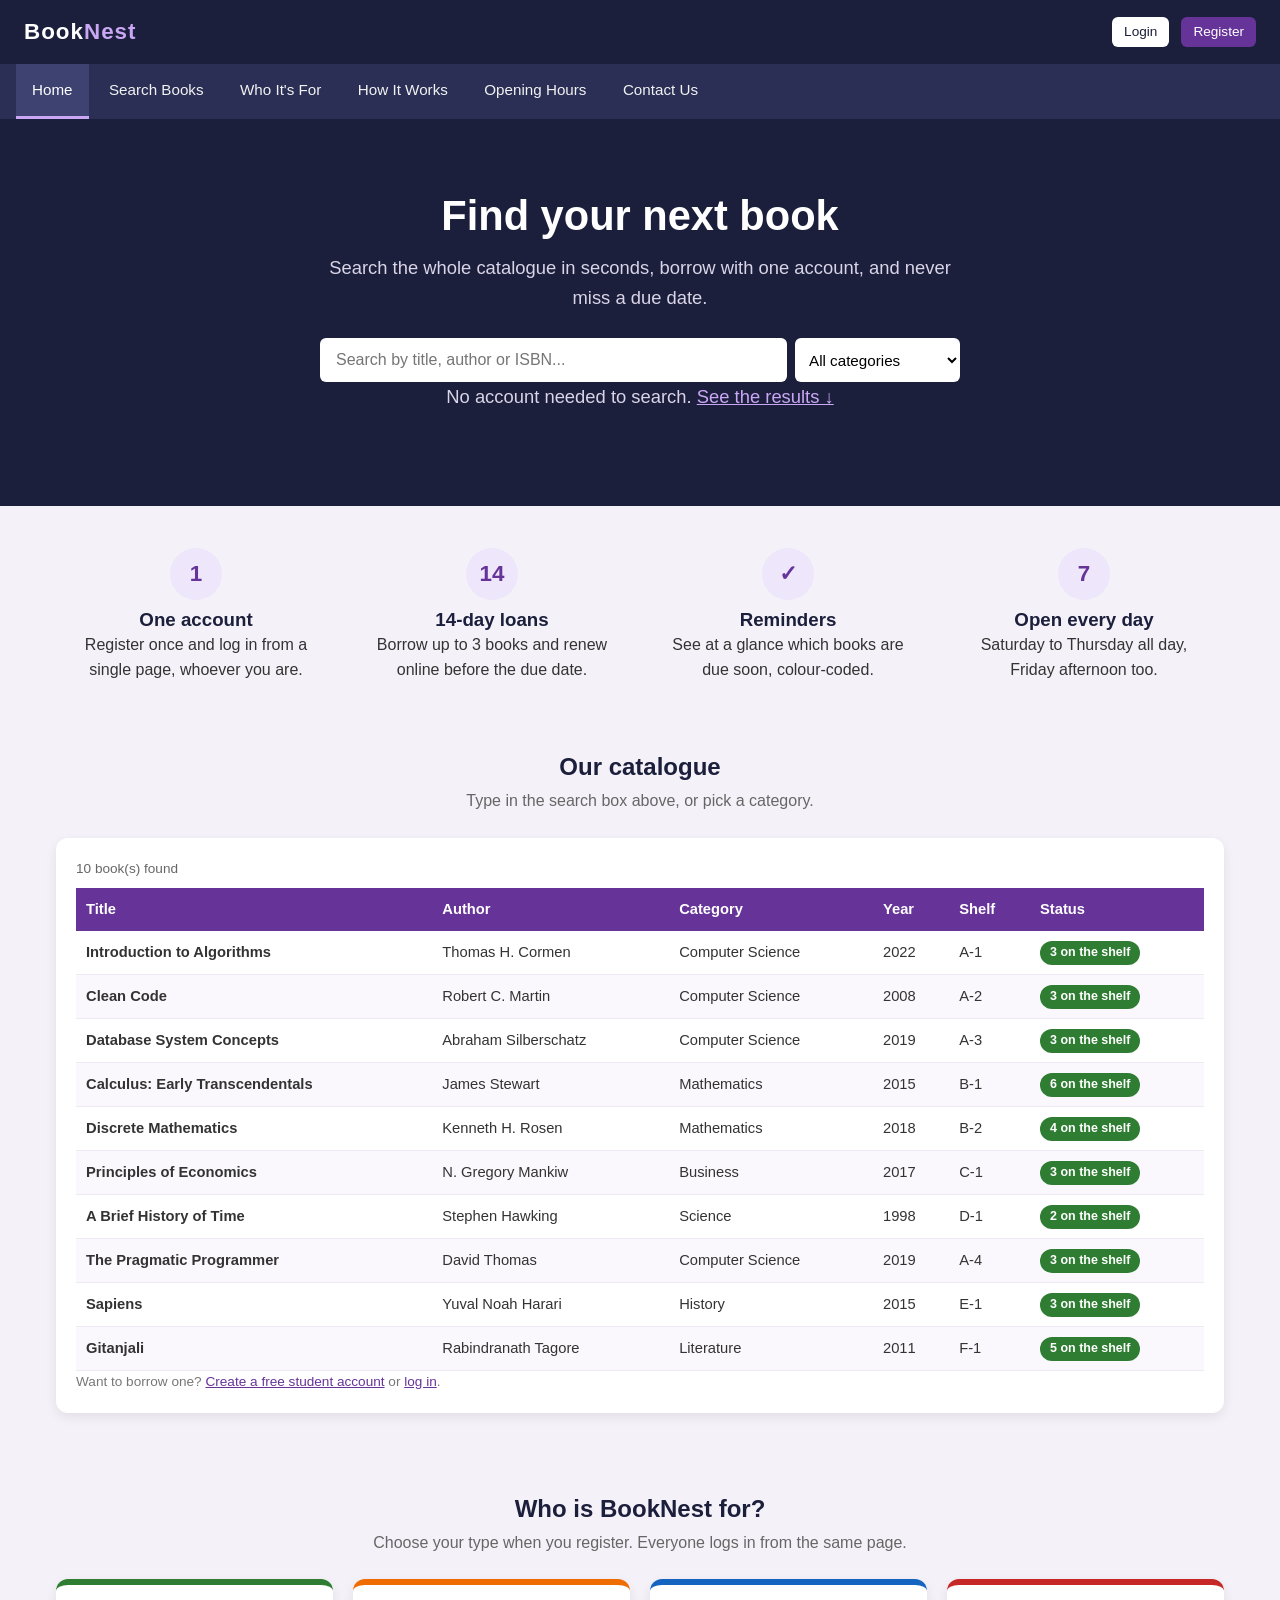
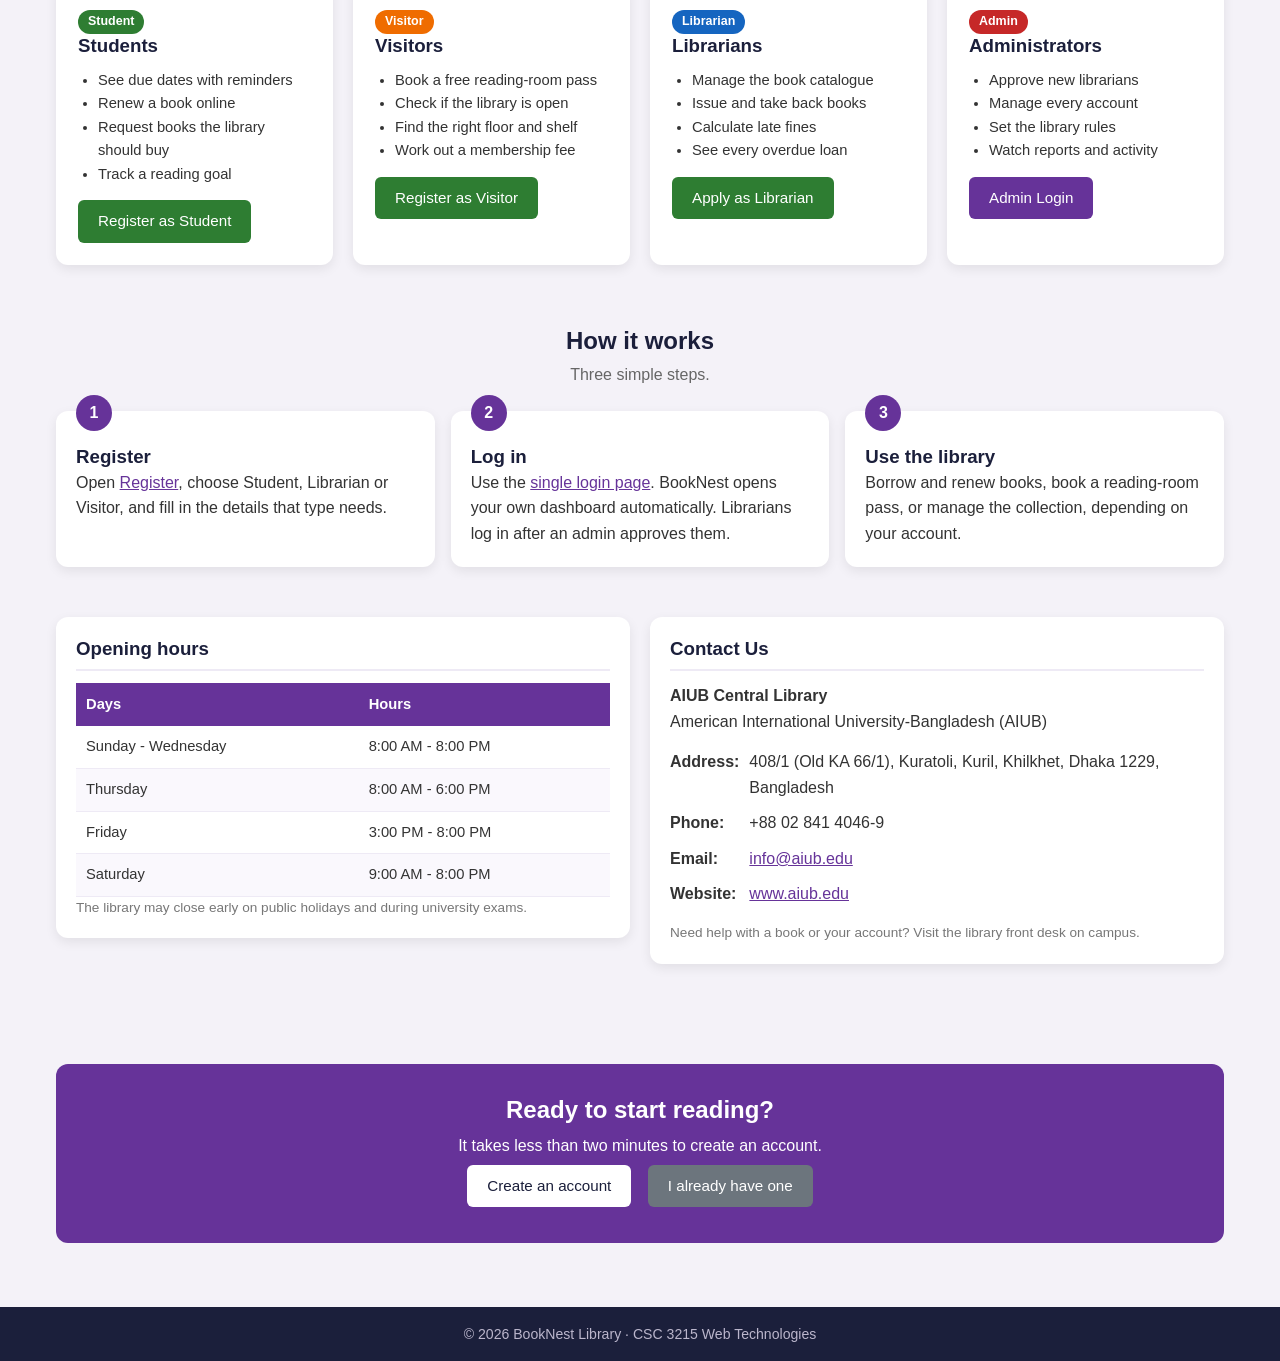
<file: index.html>
<!DOCTYPE html>
<html lang="en-US">
<head>
  <meta charset="UTF-8">
  <meta name="viewport" content="width=device-width, initial-scale=1.0">
  <meta name="description" content="BookNest Library: search books, borrow, renew and visit the reading room">
  <title>Home | BookNest Library</title>
  <link rel="stylesheet" href="css/style.css">
</head>
<body>

  <!-- ============ HEADER ============ -->
  <header class="header">
    <a href="index.html" class="logo">Book<span>Nest</span></a>
    <div class="user-info">
      <a href="login.html" class="btn btn-small btn-light">Login</a>
      <a href="register.html" class="btn btn-small">Register</a>
    </div>
  </header>

  <!-- The same navigation bar on every public page.
       Login and Register are buttons in the header, so they are not repeated here. -->
  <nav class="topnav">
    <a href="index.html" class="active">Home</a>
    <a href="#search">Search Books</a>
    <a href="#who">Who It's For</a>
    <a href="#how">How It Works</a>
    <a href="#hours">Opening Hours</a>
    <a href="#contact">Contact Us</a>
  </nav>

  <!-- ============ HERO with the catalogue search ============ -->
  <div class="hero">
    <h1>Find your next book</h1>
    <p>Search the whole catalogue in seconds, borrow with one account, and never miss a due date.</p>

    <!-- Typing here filters the results below right away (onkeyup) -->
    <div class="hero-search">
      <input type="text" id="catalogSearch" placeholder="Search by title, author or ISBN..." onkeyup="renderCatalog()">
      <select id="catalogCategory" onchange="renderCatalog()">
        <option value="All">All categories</option>
        <option value="Computer Science">Computer Science</option>
        <option value="Mathematics">Mathematics</option>
        <option value="Science">Science</option>
        <option value="Business">Business</option>
        <option value="History">History</option>
        <option value="Literature">Literature</option>
      </select>
    </div>
    <p class="hero-note">No account needed to search. <a href="#search" class="hero-link">See the results &darr;</a></p>
  </div>

  <main class="container">

    <!-- ============ WHY BOOKNEST ============ -->
    <div class="feature-strip">
      <div class="feature">
        <span class="feature-icon">1</span>
        <h3>One account</h3>
        <p>Register once and log in from a single page, whoever you are.</p>
      </div>
      <div class="feature">
        <span class="feature-icon">14</span>
        <h3>14-day loans</h3>
        <p>Borrow up to 3 books and renew online before the due date.</p>
      </div>
      <div class="feature">
        <span class="feature-icon">&#10003;</span>
        <h3>Reminders</h3>
        <p>See at a glance which books are due soon, colour-coded.</p>
      </div>
      <div class="feature">
        <span class="feature-icon">7</span>
        <h3>Open every day</h3>
        <p>Saturday to Thursday all day, Friday afternoon too.</p>
      </div>
    </div>

    <!-- ============ SEARCH RESULTS ============ -->
    <section id="search" class="home-section">
      <div class="section-heading">
        <h2>Our catalogue</h2>
        <p>Type in the search box above, or pick a category.</p>
      </div>
      <div class="card">
        <p class="result-count" id="catalogCount"></p>
        <div class="table-wrapper">
          <table class="data-table">
            <thead>
              <tr><th>Title</th><th>Author</th><th>Category</th><th>Year</th><th>Shelf</th><th>Status</th></tr>
            </thead>
            <tbody id="catalogBody"></tbody>
          </table>
        </div>
        <p class="hint">Want to borrow one? <a href="register.html">Create a free student account</a> or
          <a href="login.html">log in</a>.</p>
      </div>
    </section>

    <!-- ============ WHO IT'S FOR ============ -->
    <section id="who" class="home-section">
      <div class="section-heading">
        <h2>Who is BookNest for?</h2>
        <p>Choose your type when you register. Everyone logs in from the same page.</p>
      </div>

      <div class="role-grid">
        <div class="role-card student">
          <span class="badge student">Student</span>
          <h3>Students</h3>
          <ul>
            <li>See due dates with reminders</li>
            <li>Renew a book online</li>
            <li>Request books the library should buy</li>
            <li>Track a reading goal</li>
          </ul>
          <a href="register.html" class="btn btn-success">Register as Student</a>
        </div>

        <div class="role-card visitor">
          <span class="badge visitor">Visitor</span>
          <h3>Visitors</h3>
          <ul>
            <li>Book a free reading-room pass</li>
            <li>Check if the library is open</li>
            <li>Find the right floor and shelf</li>
            <li>Work out a membership fee</li>
          </ul>
          <a href="register.html" class="btn btn-success">Register as Visitor</a>
        </div>

        <div class="role-card librarian">
          <span class="badge librarian">Librarian</span>
          <h3>Librarians</h3>
          <ul>
            <li>Manage the book catalogue</li>
            <li>Issue and take back books</li>
            <li>Calculate late fines</li>
            <li>See every overdue loan</li>
          </ul>
          <a href="register.html" class="btn btn-success">Apply as Librarian</a>
        </div>

        <div class="role-card admin">
          <span class="badge admin">Admin</span>
          <h3>Administrators</h3>
          <ul>
            <li>Approve new librarians</li>
            <li>Manage every account</li>
            <li>Set the library rules</li>
            <li>Watch reports and activity</li>
          </ul>
          <a href="login.html" class="btn">Admin Login</a>
        </div>
      </div>
    </section>

    <!-- ============ HOW IT WORKS ============ -->
    <section id="how" class="home-section">
      <div class="section-heading">
        <h2>How it works</h2>
        <p>Three simple steps.</p>
      </div>
      <div class="steps">
        <div class="step">
          <span class="step-number">1</span>
          <h3>Register</h3>
          <p>Open <a href="register.html">Register</a>, choose Student, Librarian or Visitor,
             and fill in the details that type needs.</p>
        </div>
        <div class="step">
          <span class="step-number">2</span>
          <h3>Log in</h3>
          <p>Use the <a href="login.html">single login page</a>. BookNest opens your own dashboard
             automatically. Librarians log in after an admin approves them.</p>
        </div>
        <div class="step">
          <span class="step-number">3</span>
          <h3>Use the library</h3>
          <p>Borrow and renew books, book a reading-room pass, or manage the collection,
             depending on your account.</p>
        </div>
      </div>
    </section>

    <!-- ============ OPENING HOURS AND CONTACT US ============ -->
    <div class="row">
      <section id="hours" class="col home-section">
        <div class="card">
          <h3>Opening hours</h3>
          <table class="data-table">
            <thead>
              <tr><th>Days</th><th>Hours</th></tr>
            </thead>
            <tbody>
              <tr><td>Sunday - Wednesday</td><td>8:00 AM - 8:00 PM</td></tr>
              <tr><td>Thursday</td><td>8:00 AM - 6:00 PM</td></tr>
              <tr><td>Friday</td><td>3:00 PM - 8:00 PM</td></tr>
              <tr><td>Saturday</td><td>9:00 AM - 8:00 PM</td></tr>
            </tbody>
          </table>
          <p class="hint">The library may close early on public holidays and during university exams.</p>
        </div>
      </section>

      <section id="contact" class="col home-section">
        <div class="card">
          <h3>Contact Us</h3>
          <p><strong>AIUB Central Library</strong><br>
             American International University-Bangladesh (AIUB)</p>
          <table class="contact-table">
            <tr>
              <td>Address:</td>
              <td>408/1 (Old KA 66/1), Kuratoli, Kuril, Khilkhet, Dhaka 1229, Bangladesh</td>
            </tr>
            <tr>
              <td>Phone:</td>
              <td>+88 02 841 4046-9</td>
            </tr>
            <tr>
              <td>Email:</td>
              <td><a href="mailto:info@aiub.edu">info@aiub.edu</a></td>
            </tr>
            <tr>
              <td>Website:</td>
              <td><a href="https://www.aiub.edu" target="_blank">www.aiub.edu</a></td>
            </tr>
          </table>
          <p class="hint">Need help with a book or your account? Visit the library front desk on campus.</p>
        </div>
      </section>
    </div>

    <section class="home-section">
      <div class="cta-band">
        <h2>Ready to start reading?</h2>
        <p>It takes less than two minutes to create an account.</p>
        <a href="register.html" class="btn btn-light">Create an account</a>
        <a href="login.html" class="btn btn-secondary">I already have one</a>
      </div>
    </section>

  </main>

  <!-- ============ FOOTER ============ -->
  <footer class="footer">
    &copy; 2026 BookNest Library &middot; CSC 3215 Web Technologies
  </footer>

  <script src="js/data.js"></script>
  <script src="js/common.js"></script>
  <script src="js/home.js"></script>
</body>
</html>
</file>
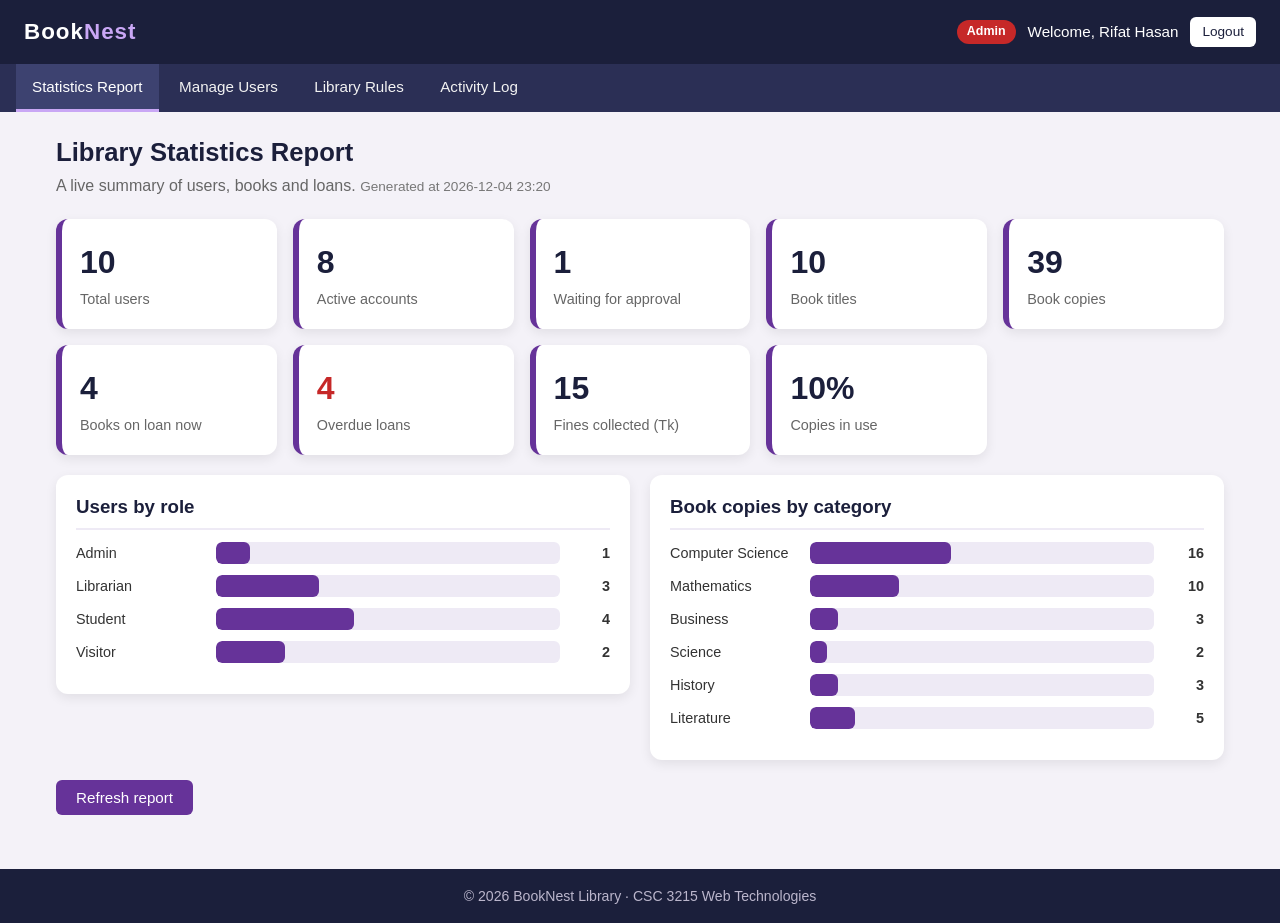
<file: admin.html>
<!DOCTYPE html>
<html lang="en-US">
<head>
  <meta charset="UTF-8">
  <meta name="viewport" content="width=device-width, initial-scale=1.0">
  <meta name="description" content="Admin dashboard of the BookNest Library">
  <title>Admin Dashboard | BookNest Library</title>
  <link rel="stylesheet" href="css/style.css">
</head>
<body>

  <!-- ============ HEADER ============ -->
  <header class="header">
    <a href="index.html" class="logo">Book<span>Nest</span></a>
    <div class="user-info">
      <span class="badge admin">Admin</span>
      <span>Welcome, Rifat Hasan</span>
      <a href="index.html" class="btn btn-small btn-light">Logout</a>
    </div>
  </header>

  <!-- ============ NAVIGATION: each button shows one section ============ -->
  <nav class="topnav">
    <button type="button" id="nav-statsSection" onclick="showSection('statsSection')">Statistics Report</button>
    <button type="button" id="nav-usersSection" onclick="showSection('usersSection')">Manage Users</button>
    <button type="button" id="nav-rulesSection" onclick="showSection('rulesSection')">Library Rules</button>
    <button type="button" id="nav-logSection" onclick="showSection('logSection')">Activity Log</button>
  </nav>

  <main class="container">

    <!-- =========================================================
         UNIQUE FEATURE 1: LIBRARY STATISTICS REPORT
         Counts are worked out with loops over the data arrays.
         ========================================================= -->
    <section id="statsSection" class="page-section">
      <h2 class="page-title">Library Statistics Report</h2>
      <p class="page-subtitle">A live summary of users, books and loans.
        <span id="reportTime" class="hint"></span></p>

      <div class="stats-grid">
        <div class="stat-card"><div class="stat-number" id="statUsers">0</div><div class="stat-label">Total users</div></div>
        <div class="stat-card"><div class="stat-number" id="statActive">0</div><div class="stat-label">Active accounts</div></div>
        <div class="stat-card"><div class="stat-number" id="statPending">0</div><div class="stat-label">Waiting for approval</div></div>
        <div class="stat-card"><div class="stat-number" id="statTitles">0</div><div class="stat-label">Book titles</div></div>
        <div class="stat-card"><div class="stat-number" id="statCopies">0</div><div class="stat-label">Book copies</div></div>
        <div class="stat-card"><div class="stat-number" id="statOnLoan">0</div><div class="stat-label">Books on loan now</div></div>
        <div class="stat-card"><div class="stat-number" id="statOverdue">0</div><div class="stat-label">Overdue loans</div></div>
        <div class="stat-card"><div class="stat-number" id="statFines">0</div><div class="stat-label">Fines collected (Tk)</div></div>
        <div class="stat-card"><div class="stat-number" id="statUsage">0%</div><div class="stat-label">Copies in use</div></div>
      </div>

      <div class="row">
        <div class="col">
          <div class="card">
            <h3>Users by role</h3>
            <div id="roleChart"></div>
          </div>
        </div>
        <div class="col">
          <div class="card">
            <h3>Book copies by category</h3>
            <div id="categoryChart"></div>
          </div>
        </div>
      </div>

      <button type="button" class="btn" onclick="generateReport()">Refresh report</button>
    </section>


    <!-- =========================================================
         MANAGE USERS: Create, Read, Update, Delete and Search
         ========================================================= -->
    <section id="usersSection" class="page-section">
      <h2 class="page-title">Manage Users</h2>
      <p class="page-subtitle">Create, view, edit, delete and search user accounts. New admins can only be added here;
        students, librarians and visitors sign up on the registration page. New librarians wait as <em>Pending</em> until you approve them.</p>

      <div id="userMessage" class="message"></div>

      <div class="row">
        <!-- CREATE / UPDATE form -->
        <div class="col">
          <div class="card">
            <h3 id="userFormTitle">Add New User</h3>
            <form id="userForm" onsubmit="return saveUser()">
              <fieldset>
                <legend>User Details</legend>
                <table class="form-table">
                  <tr>
                    <td><label for="userName">Full Name:</label></td>
                    <td>
                      <input type="text" id="userName" placeholder="e.g. Nadia Islam">
                      <span class="error" id="userNameError"></span>
                    </td>
                  </tr>
                  <tr>
                    <td><label for="userUsername">Username:</label></td>
                    <td>
                      <input type="text" id="userUsername" placeholder="At least 4 characters">
                      <span class="error" id="userUsernameError"></span>
                    </td>
                  </tr>
                  <tr>
                    <td><label for="userEmail">Email:</label></td>
                    <td>
                      <input type="email" id="userEmail" placeholder="name@booknest.edu">
                      <span class="error" id="userEmailError"></span>
                    </td>
                  </tr>
                  <tr>
                    <td><label for="userPassword">Password:</label></td>
                    <td>
                      <input type="password" id="userPassword" placeholder="At least 8 characters">
                      <span class="error" id="userPasswordError"></span>
                    </td>
                  </tr>
                  <tr>
                    <td><label for="userRole">Role:</label></td>
                    <td>
                      <select id="userRole">
                        <option value="">-- Select Role --</option>
                        <option value="Admin">Admin</option>
                        <option value="Librarian">Librarian</option>
                        <option value="Student">Student</option>
                        <option value="Visitor">Visitor</option>
                      </select>
                      <span class="error" id="userRoleError"></span>
                    </td>
                  </tr>
                  <tr>
                    <td>Status:</td>
                    <td>
                      <input type="radio" id="statusActive" name="userStatus" value="Active" checked>
                      <label for="statusActive" class="option-label">Active</label>
                      <input type="radio" id="statusBlocked" name="userStatus" value="Blocked">
                      <label for="statusBlocked" class="option-label">Blocked</label>
                      <input type="radio" id="statusPending" name="userStatus" value="Pending">
                      <label for="statusPending" class="option-label">Pending</label>
                    </td>
                  </tr>
                </table>
              </fieldset>
              <input type="submit" id="userSaveButton" class="btn" value="Add User">
              <button type="button" class="btn btn-secondary" onclick="resetUserForm()">Cancel</button>
            </form>
          </div>
        </div>

        <!-- READ + SEARCH table -->
        <div class="col-wide">
          <div class="card">
            <h3>All Users</h3>
            <div class="search-bar">
              <input type="text" id="userSearch" placeholder="Search by name, username, email or id..." onkeyup="renderUsers()">
              <select id="userRoleFilter" onchange="renderUsers()">
                <option value="All">All roles</option>
                <option value="Admin">Admin</option>
                <option value="Librarian">Librarian</option>
                <option value="Student">Student</option>
                <option value="Visitor">Visitor</option>
              </select>
              <select id="userStatusFilter" onchange="renderUsers()">
                <option value="All">Any status</option>
                <option value="Active">Active</option>
                <option value="Blocked">Blocked</option>
                <option value="Pending">Pending approval</option>
              </select>
            </div>
            <p class="result-count" id="userCount"></p>
            <div class="table-wrapper">
              <table class="data-table">
                <thead>
                  <tr>
                    <th>ID</th><th>Name</th><th>Username</th><th>Role</th><th>Status</th><th>Actions</th>
                  </tr>
                </thead>
                <tbody id="userTableBody"></tbody>
              </table>
            </div>
          </div>
        </div>
      </div>
    </section>


    <!-- =========================================================
         UNIQUE FEATURE 2: LIBRARY RULES SETTINGS
         ========================================================= -->
    <section id="rulesSection" class="page-section">
      <h2 class="page-title">Library Rules</h2>
      <p class="page-subtitle">Set the fine, loan period and borrowing limits for the whole library.</p>

      <div id="rulesMessage" class="message"></div>

      <div class="row">
        <div class="col">
          <div class="card">
            <h3>Change rules</h3>
            <form onsubmit="return saveRules()">
              <fieldset>
                <legend>Borrowing rules</legend>
                <table class="form-table">
                  <tr>
                    <td><label for="ruleFine">Fine per late day (Tk):</label></td>
                    <td>
                      <input type="number" id="ruleFine" min="0" max="100" onchange="previewRules()" onkeyup="previewRules()">
                      <span class="error" id="ruleFineError"></span>
                    </td>
                  </tr>
                  <tr>
                    <td><label for="ruleLoanDays">Loan period (days):</label></td>
                    <td>
                      <input type="number" id="ruleLoanDays" min="1" max="60" onchange="previewRules()" onkeyup="previewRules()">
                      <span class="error" id="ruleLoanDaysError"></span>
                    </td>
                  </tr>
                  <tr>
                    <td><label for="ruleMaxBooks">Max books per student:</label></td>
                    <td>
                      <input type="number" id="ruleMaxBooks" min="1" max="10">
                      <span class="error" id="ruleMaxBooksError"></span>
                    </td>
                  </tr>
                  <tr>
                    <td><label for="ruleRenewDays">Days added on renewal:</label></td>
                    <td>
                      <input type="number" id="ruleRenewDays" min="1" max="30">
                      <span class="error" id="ruleRenewDaysError"></span>
                    </td>
                  </tr>
                  <tr>
                    <td><label for="ruleMaxRenewals">Renewals allowed per loan:</label></td>
                    <td>
                      <input type="number" id="ruleMaxRenewals" min="0" max="5">
                      <span class="error" id="ruleMaxRenewalsError"></span>
                    </td>
                  </tr>
                </table>
              </fieldset>
              <input type="submit" class="btn" value="Save Rules">
              <button type="button" class="btn btn-secondary" onclick="restoreDefaultRules()">Restore Defaults</button>
            </form>
          </div>
        </div>

        <div class="col">
          <div class="card">
            <h3>Rules in use now</h3>
            <table class="data-table">
              <tbody id="currentRulesBody"></tbody>
            </table>
            <div class="result-box">
              <p><strong>Preview:</strong> with the values in the form,</p>
              <p id="rulesPreview"></p>
            </div>
          </div>
        </div>
      </div>
    </section>


    <!-- =========================================================
         UNIQUE FEATURE 3: ACTIVITY LOG MONITOR
         A scrolling notice board (Lecture 02, Exercise 4)
         ========================================================= -->
    <section id="logSection" class="page-section">
      <h2 class="page-title">Activity Log</h2>
      <p class="page-subtitle">Every important action in the system, newest first.</p>

      <div class="card">
        <div class="search-bar">
          <select id="logTypeFilter" onchange="renderLog()">
            <option value="All">All activity types</option>
            <option value="User">User</option>
            <option value="Book">Book</option>
            <option value="Loan">Loan</option>
            <option value="Security">Security</option>
            <option value="Settings">Settings</option>
          </select>
          <select id="logUserFilter" onchange="renderLog()">
            <option value="All">Done by anyone</option>
            <option value="admin">admin</option>
            <option value="librarian">librarian</option>
          </select>
          <button type="button" class="btn btn-danger" onclick="clearLog()">Clear Log</button>
        </div>
        <p class="result-count" id="logCount"></p>
        <div class="notice-board" id="logBoard"></div>
      </div>
    </section>

  </main>

  <footer class="footer">
    &copy; 2026 BookNest Library &middot; CSC 3215 Web Technologies
  </footer>

  <script src="js/data.js"></script>
  <script src="js/common.js"></script>
  <script src="js/admin.js"></script>
</body>
</html>
</file>
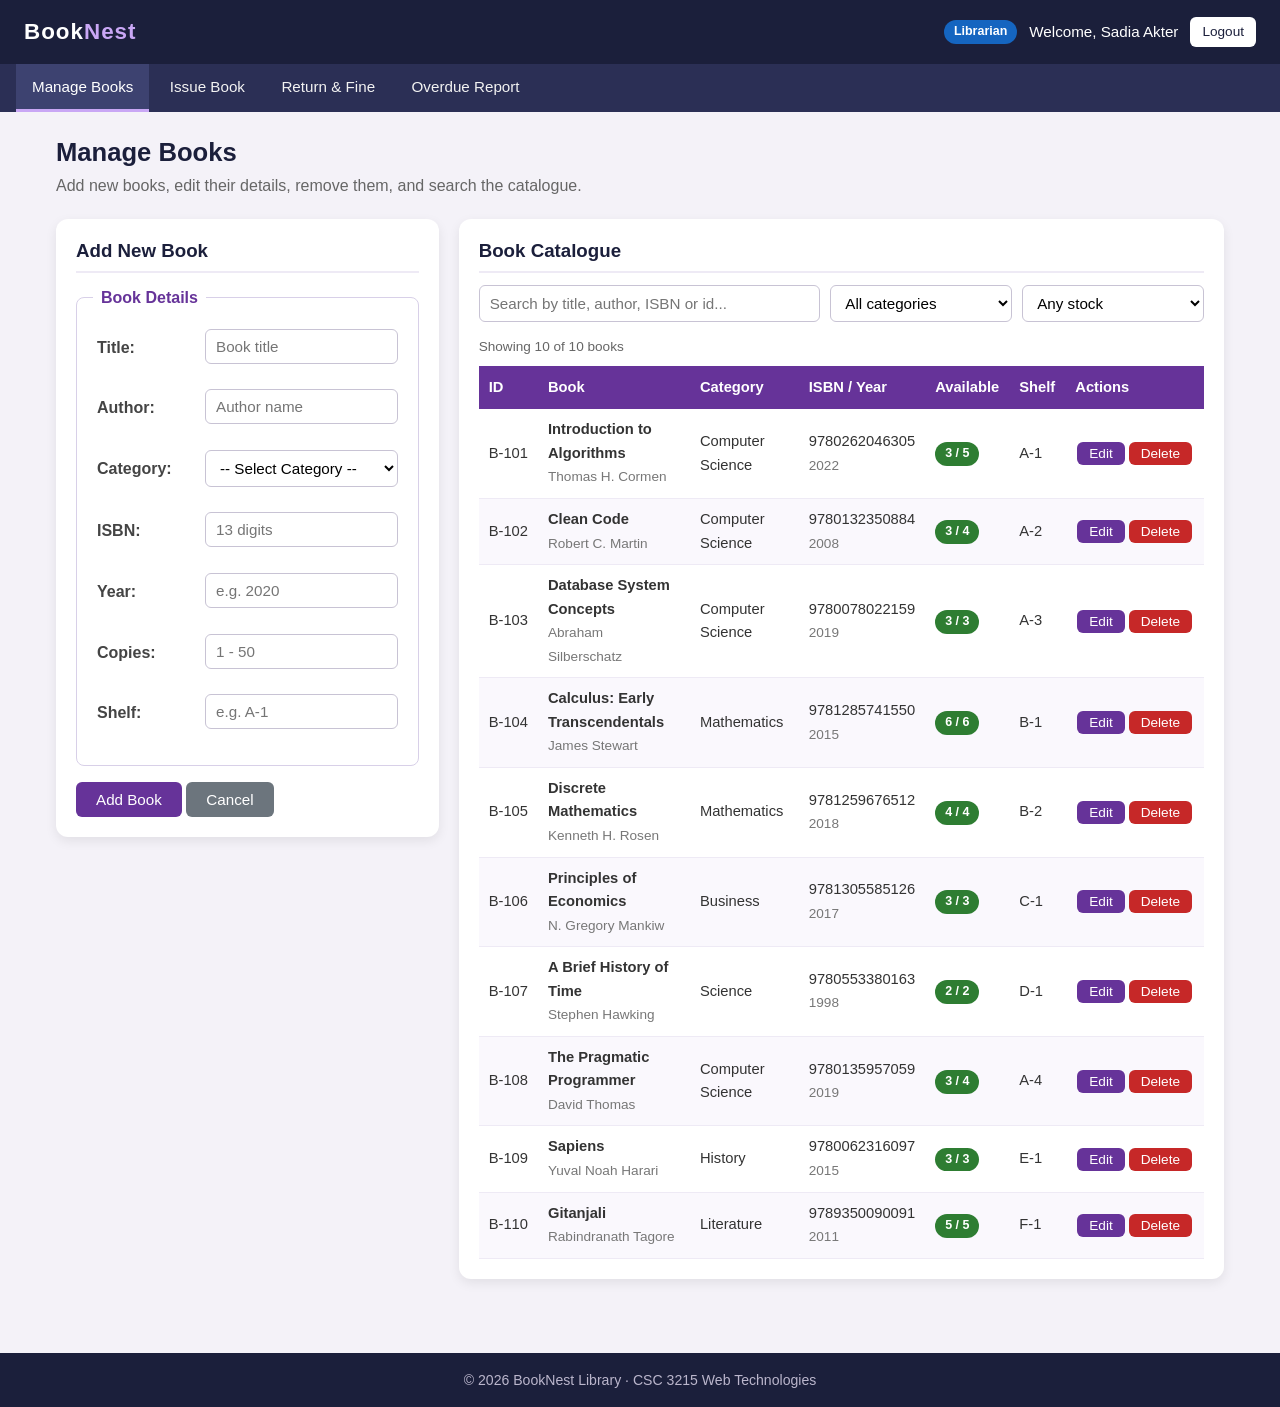
<file: librarian.html>
<!DOCTYPE html>
<html lang="en-US">
<head>
  <meta charset="UTF-8">
  <meta name="viewport" content="width=device-width, initial-scale=1.0">
  <meta name="description" content="Librarian dashboard of the BookNest Library">
  <title>Librarian Dashboard | BookNest Library</title>
  <link rel="stylesheet" href="css/style.css">
</head>
<body>

  <header class="header">
    <a href="index.html" class="logo">Book<span>Nest</span></a>
    <div class="user-info">
      <span class="badge librarian">Librarian</span>
      <span>Welcome, Sadia Akter</span>
      <a href="index.html" class="btn btn-small btn-light">Logout</a>
    </div>
  </header>

  <nav class="topnav">
    <button type="button" id="nav-catalogSection" onclick="showSection('catalogSection')">Manage Books</button>
    <button type="button" id="nav-issueSection" onclick="showSection('issueSection')">Issue Book</button>
    <button type="button" id="nav-returnSection" onclick="showSection('returnSection')">Return &amp; Fine</button>
    <button type="button" id="nav-overdueSection" onclick="showSection('overdueSection')">Overdue Report</button>
  </nav>

  <main class="container">

    <!-- =========================================================
         MANAGE BOOKS: Create, Read, Update, Delete and Search
         ========================================================= -->
    <section id="catalogSection" class="page-section">
      <h2 class="page-title">Manage Books</h2>
      <p class="page-subtitle">Add new books, edit their details, remove them, and search the catalogue.</p>

      <div id="bookMessage" class="message"></div>

      <div class="row">
        <div class="col">
          <div class="card">
            <h3 id="bookFormTitle">Add New Book</h3>
            <form id="bookForm" onsubmit="return saveBook()">
              <fieldset>
                <legend>Book Details</legend>
                <table class="form-table">
                  <tr>
                    <td><label for="bookTitle">Title:</label></td>
                    <td>
                      <input type="text" id="bookTitle" placeholder="Book title">
                      <span class="error" id="bookTitleError"></span>
                    </td>
                  </tr>
                  <tr>
                    <td><label for="bookAuthor">Author:</label></td>
                    <td>
                      <input type="text" id="bookAuthor" placeholder="Author name">
                      <span class="error" id="bookAuthorError"></span>
                    </td>
                  </tr>
                  <tr>
                    <td><label for="bookCategory">Category:</label></td>
                    <td>
                      <select id="bookCategory">
                        <option value="">-- Select Category --</option>
                        <option value="Computer Science">Computer Science</option>
                        <option value="Mathematics">Mathematics</option>
                        <option value="Science">Science</option>
                        <option value="Business">Business</option>
                        <option value="History">History</option>
                        <option value="Literature">Literature</option>
                      </select>
                      <span class="error" id="bookCategoryError"></span>
                    </td>
                  </tr>
                  <tr>
                    <td><label for="bookIsbn">ISBN:</label></td>
                    <td>
                      <input type="text" id="bookIsbn" placeholder="13 digits">
                      <span class="error" id="bookIsbnError"></span>
                    </td>
                  </tr>
                  <tr>
                    <td><label for="bookYear">Year:</label></td>
                    <td>
                      <input type="number" id="bookYear" placeholder="e.g. 2020">
                      <span class="error" id="bookYearError"></span>
                    </td>
                  </tr>
                  <tr>
                    <td><label for="bookCopies">Copies:</label></td>
                    <td>
                      <input type="number" id="bookCopies" min="1" max="50" placeholder="1 - 50">
                      <span class="error" id="bookCopiesError"></span>
                    </td>
                  </tr>
                  <tr>
                    <td><label for="bookShelf">Shelf:</label></td>
                    <td>
                      <input type="text" id="bookShelf" placeholder="e.g. A-1">
                      <span class="error" id="bookShelfError"></span>
                    </td>
                  </tr>
                </table>
              </fieldset>
              <input type="submit" id="bookSaveButton" class="btn" value="Add Book">
              <button type="button" class="btn btn-secondary" onclick="resetBookForm()">Cancel</button>
            </form>
          </div>
        </div>

        <div class="col-wide">
          <div class="card">
            <h3>Book Catalogue</h3>
            <div class="search-bar">
              <input type="text" id="bookSearch" placeholder="Search by title, author, ISBN or id..." onkeyup="renderBooks()">
              <select id="bookCategoryFilter" onchange="renderBooks()">
                <option value="All">All categories</option>
                <option value="Computer Science">Computer Science</option>
                <option value="Mathematics">Mathematics</option>
                <option value="Science">Science</option>
                <option value="Business">Business</option>
                <option value="History">History</option>
                <option value="Literature">Literature</option>
              </select>
              <select id="bookStockFilter" onchange="renderBooks()">
                <option value="All">Any stock</option>
                <option value="In">On the shelf</option>
                <option value="Out">All copies on loan</option>
              </select>
            </div>
            <p class="result-count" id="bookCount"></p>
            <div class="table-wrapper">
              <table class="data-table">
                <thead>
                  <tr>
                    <th>ID</th><th>Book</th><th>Category</th><th>ISBN / Year</th>
                    <th>Available</th><th>Shelf</th><th>Actions</th>
                  </tr>
                </thead>
                <tbody id="bookTableBody"></tbody>
              </table>
            </div>
          </div>
        </div>
      </div>
    </section>


    <!-- =========================================================
         UNIQUE FEATURE 1: ISSUE A BOOK TO A STUDENT
         ========================================================= -->
    <section id="issueSection" class="page-section">
      <h2 class="page-title">Issue Book</h2>
      <p class="page-subtitle">Lend a book to a student. The due date follows the library rules.</p>

      <div id="issueMessage" class="message"></div>

      <div class="row">
        <div class="col">
          <div class="card">
            <h3>New loan</h3>
            <form id="issueForm" onsubmit="return issueBook()">
              <fieldset>
                <legend>Loan Details</legend>
                <table class="form-table">
                  <tr>
                    <td><label for="loanBook">Book:</label></td>
                    <td>
                      <!-- The options are added by JavaScript (createElement + appendChild) -->
                      <select id="loanBook" onchange="showIssueInfo()"></select>
                      <span class="error" id="loanBookError"></span>
                    </td>
                  </tr>
                  <tr>
                    <td><label for="loanStudent">Student:</label></td>
                    <td>
                      <select id="loanStudent" onchange="showIssueInfo()"></select>
                      <span class="error" id="loanStudentError"></span>
                    </td>
                  </tr>
                  <tr>
                    <td><label for="issueDate">Issue date:</label></td>
                    <td>
                      <input type="date" id="issueDate" onchange="updateDueDate()">
                      <span class="error" id="issueDateError"></span>
                    </td>
                  </tr>
                  <tr>
                    <td><label for="issueDueDate">Due date:</label></td>
                    <td>
                      <input type="date" id="issueDueDate" readonly>
                      <span class="hint" id="loanRuleHint"></span>
                    </td>
                  </tr>
                </table>
              </fieldset>
              <input type="submit" class="btn btn-success" value="Issue Book">
            </form>
            <div class="result-box" id="issueInfo">Choose a book and a student to see the details.</div>
          </div>
        </div>

        <div class="col-wide">
          <div class="card">
            <h3>Books on loan now</h3>
            <div class="table-wrapper">
              <table class="data-table">
                <thead>
                  <tr><th>Loan</th><th>Book</th><th>Student</th><th>Issued</th><th>Due</th></tr>
                </thead>
                <tbody id="activeLoansBody"></tbody>
              </table>
            </div>
          </div>
        </div>
      </div>
    </section>


    <!-- =========================================================
         UNIQUE FEATURE 2: RETURN A BOOK AND CALCULATE THE FINE
         ========================================================= -->
    <section id="returnSection" class="page-section">
      <h2 class="page-title">Return Book &amp; Fine</h2>
      <p class="page-subtitle">Take a book back and work out the late fine.</p>

      <div id="returnMessage" class="message"></div>

      <div class="row">
        <div class="col">
          <div class="card">
            <h3>Return a book</h3>
            <form id="returnForm" onsubmit="return returnBook()">
              <fieldset>
                <legend>Return Details</legend>
                <table class="form-table">
                  <tr>
                    <td><label for="returnLoan">Loan:</label></td>
                    <td>
                      <select id="returnLoan" onchange="calculateFine()"></select>
                      <span class="error" id="returnLoanError"></span>
                    </td>
                  </tr>
                  <tr>
                    <td><label for="returnDate">Return date:</label></td>
                    <td>
                      <input type="date" id="returnDate" onchange="calculateFine()">
                      <span class="error" id="returnDateError"></span>
                    </td>
                  </tr>
                  <tr>
                    <td>Condition:</td>
                    <td>
                      <input type="checkbox" id="returnDamaged" onchange="calculateFine()">
                      <label for="returnDamaged" class="option-label">Book is damaged (+100 Tk)</label>
                    </td>
                  </tr>
                </table>
              </fieldset>
              <input type="submit" class="btn btn-success" value="Confirm Return">
            </form>
          </div>
        </div>

        <div class="col">
          <div class="card">
            <h3>Fine calculation</h3>
            <div class="result-box" id="fineBox">Choose a loan to calculate the fine.</div>
          </div>
        </div>
      </div>

      <div class="card">
        <h3>Recently returned</h3>
        <div class="table-wrapper">
          <table class="data-table">
            <thead>
              <tr><th>Loan</th><th>Book</th><th>Student</th><th>Due</th><th>Returned</th><th>Fine (Tk)</th></tr>
            </thead>
            <tbody id="returnedBody"></tbody>
          </table>
        </div>
      </div>
    </section>


    <!-- =========================================================
         UNIQUE FEATURE 3: OVERDUE BOOKS REPORT
         ========================================================= -->
    <section id="overdueSection" class="page-section">
      <h2 class="page-title">Overdue Report</h2>
      <p class="page-subtitle">Loans that have passed their due date, with the fine so far.</p>

      <div class="stats-grid">
        <div class="stat-card"><div class="stat-number" id="overdueCount">0</div><div class="stat-label">Overdue loans</div></div>
        <div class="stat-card"><div class="stat-number" id="overdueFine">0</div><div class="stat-label">Fines pending (Tk)</div></div>
        <div class="stat-card"><div class="stat-number" id="overdueWorst">0</div><div class="stat-label">Most days late</div></div>
      </div>

      <div class="card">
        <div class="table-wrapper">
          <table class="data-table">
            <thead>
              <tr><th>Loan</th><th>Book</th><th>Student</th><th>Due date</th><th>Days late</th><th>Fine so far</th><th>Level</th><th>Reminder</th></tr>
            </thead>
            <tbody id="overdueBody"></tbody>
          </table>
        </div>
      </div>
    </section>

  </main>

  <footer class="footer">
    &copy; 2026 BookNest Library &middot; CSC 3215 Web Technologies
  </footer>

  <script src="js/data.js"></script>
  <script src="js/common.js"></script>
  <script src="js/librarian.js"></script>
</body>
</html>
</file>
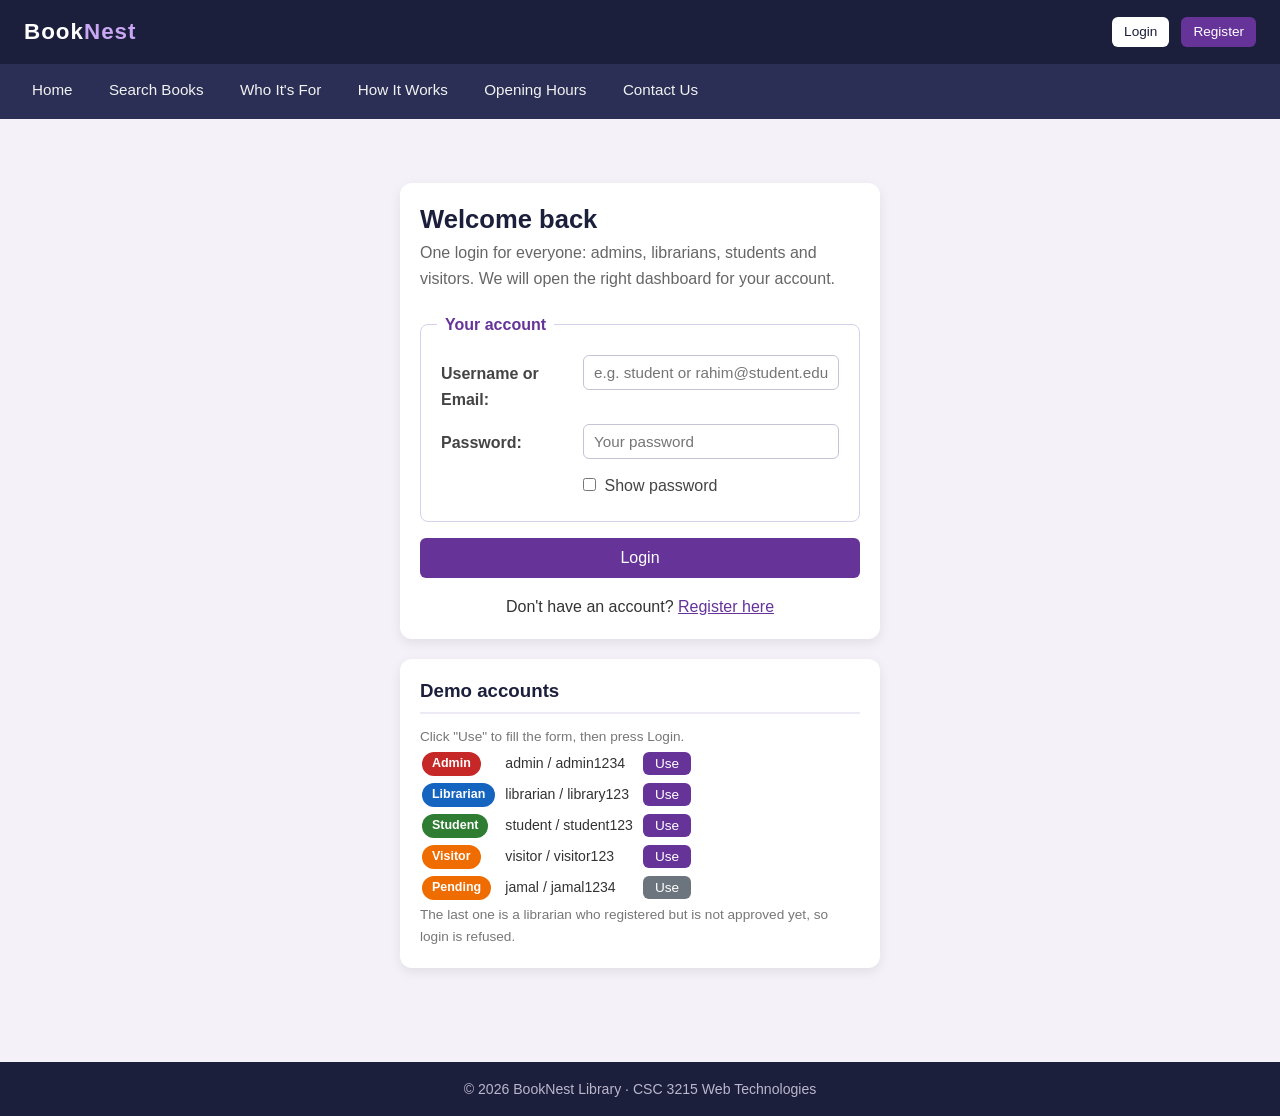
<file: login.html>
<!DOCTYPE html>
<html lang="en-US">
<head>
  <meta charset="UTF-8">
  <meta name="viewport" content="width=device-width, initial-scale=1.0">
  <meta name="description" content="Login to the BookNest Library Management System">
  <title>Login | BookNest Library</title>
  <link rel="stylesheet" href="css/style.css">
</head>
<body>

  <header class="header">
    <a href="index.html" class="logo">Book<span>Nest</span></a>
    <div class="user-info">
      <a href="login.html" class="btn btn-small btn-light">Login</a>
      <a href="register.html" class="btn btn-small">Register</a>
    </div>
  </header>

  <!-- The same navigation bar on every public page.
       Login and Register are buttons in the header, so they are not repeated here. -->
  <nav class="topnav">
    <a href="index.html">Home</a>
    <a href="index.html#search">Search Books</a>
    <a href="index.html#who">Who It's For</a>
    <a href="index.html#how">How It Works</a>
    <a href="index.html#hours">Opening Hours</a>
    <a href="index.html#contact">Contact Us</a>
  </nav>

  <main class="container">
    <div class="auth-box">

      <div class="card">
        <h2 class="page-title">Welcome back</h2>
        <p class="page-subtitle">One login for everyone: admins, librarians, students and visitors.
          We will open the right dashboard for your account.</p>

        <div id="loginMessage" class="message"></div>

        <!--
          onsubmit="return validateLogin()"  (Lecture 05: Form Validation)
          return false -> the form is NOT sent, the user stays here
          return true  -> the browser opens the page in "action".
          JavaScript sets the action to admin.html, librarian.html,
          student.html or visitor.html, depending on the account's role.

          method="get" is used because these are plain .html files for now.
          The password input has NO name attribute, so it is never put in the URL
          (Lecture 01, Spot the Bugs: "Without a name, the value is never sent").
          With the PHP backend this becomes method="post" with name="password".
        -->
        <form id="loginForm" action="index.html" method="get" onsubmit="return validateLogin()">
          <fieldset>
            <legend>Your account</legend>
            <table class="form-table">
              <tr>
                <td><label for="username">Username or Email:</label></td>
                <td>
                  <input type="text" id="username" name="username" placeholder="e.g. student or rahim@student.edu">
                  <span class="error" id="usernameError"></span>
                </td>
              </tr>
              <tr>
                <td><label for="password">Password:</label></td>
                <td>
                  <input type="password" id="password" placeholder="Your password">
                  <span class="error" id="passwordError"></span>
                  <input type="checkbox" id="showPassword" onchange="togglePassword()">
                  <label for="showPassword" class="option-label">Show password</label>
                </td>
              </tr>
            </table>
          </fieldset>

          <input type="submit" class="btn btn-block" value="Login">
        </form>

        <p class="auth-switch">Don't have an account? <a href="register.html">Register here</a></p>
      </div>

      <div class="card">
        <h3>Demo accounts</h3>
        <p class="hint">Click "Use" to fill the form, then press Login.</p>
        <table class="demo-accounts">
          <tr>
            <td><span class="badge admin">Admin</span></td>
            <td>admin / admin1234</td>
            <td><button type="button" class="btn btn-small" onclick="fillDemo('admin', 'admin1234')">Use</button></td>
          </tr>
          <tr>
            <td><span class="badge librarian">Librarian</span></td>
            <td>librarian / library123</td>
            <td><button type="button" class="btn btn-small" onclick="fillDemo('librarian', 'library123')">Use</button></td>
          </tr>
          <tr>
            <td><span class="badge student">Student</span></td>
            <td>student / student123</td>
            <td><button type="button" class="btn btn-small" onclick="fillDemo('student', 'student123')">Use</button></td>
          </tr>
          <tr>
            <td><span class="badge visitor">Visitor</span></td>
            <td>visitor / visitor123</td>
            <td><button type="button" class="btn btn-small" onclick="fillDemo('visitor', 'visitor123')">Use</button></td>
          </tr>
          <tr>
            <td><span class="badge orange">Pending</span></td>
            <td>jamal / jamal1234</td>
            <td><button type="button" class="btn btn-small btn-secondary" onclick="fillDemo('jamal', 'jamal1234')">Use</button></td>
          </tr>
        </table>
        <p class="hint">The last one is a librarian who registered but is not approved yet, so login is refused.</p>
      </div>

    </div>
  </main>

  <footer class="footer">
    &copy; 2026 BookNest Library &middot; CSC 3215 Web Technologies
  </footer>

  <script src="js/data.js"></script>
  <script src="js/common.js"></script>
  <script src="js/login.js"></script>
</body>
</html>
</file>
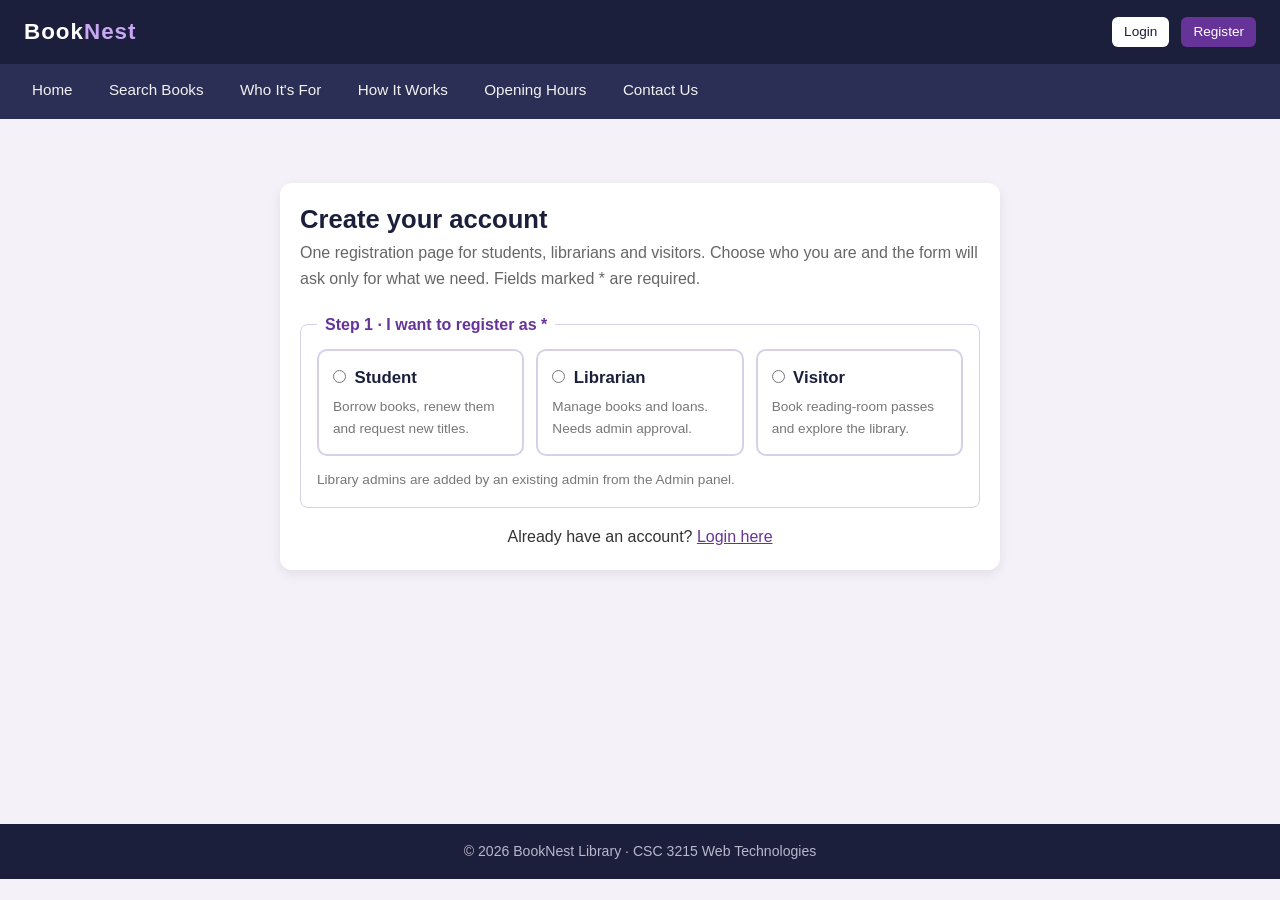
<file: register.html>
<!DOCTYPE html>
<html lang="en-US">
<head>
  <meta charset="UTF-8">
  <meta name="viewport" content="width=device-width, initial-scale=1.0">
  <meta name="description" content="Create a BookNest Library account">
  <title>Register | BookNest Library</title>
  <link rel="stylesheet" href="css/style.css">
</head>
<body>

  <header class="header">
    <a href="index.html" class="logo">Book<span>Nest</span></a>
    <div class="user-info">
      <a href="login.html" class="btn btn-small btn-light">Login</a>
      <a href="register.html" class="btn btn-small">Register</a>
    </div>
  </header>

  <!-- The same navigation bar on every public page.
       Login and Register are buttons in the header, so they are not repeated here. -->
  <nav class="topnav">
    <a href="index.html">Home</a>
    <a href="index.html#search">Search Books</a>
    <a href="index.html#who">Who It's For</a>
    <a href="index.html#how">How It Works</a>
    <a href="index.html#hours">Opening Hours</a>
    <a href="index.html#contact">Contact Us</a>
  </nav>

  <main class="container">
    <div class="auth-box wide">
      <div class="card">
        <h2 class="page-title">Create your account</h2>
        <p class="page-subtitle">One registration page for students, librarians and visitors.
          Choose who you are and the form will ask only for what we need. Fields marked * are required.</p>

        <div id="registerMessage" class="message"></div>

        <form id="registerForm" action="login.html" method="get" onsubmit="return validateRegister()">

          <!-- ================= STEP 1: TYPE OF USER =================
               Radio buttons share one name, so only one type can be picked.
               onchange calls showTypeFields(), which shows the matching fieldset. -->
          <fieldset>
            <legend>Step 1 &middot; I want to register as *</legend>
            <div class="type-grid">
              <label class="type-option" id="typeCardStudent" for="typeStudent">
                <input type="radio" id="typeStudent" name="userType" value="Student" onchange="showTypeFields()">
                <strong>Student</strong>
                <span class="hint">Borrow books, renew them and request new titles.</span>
              </label>
              <label class="type-option" id="typeCardLibrarian" for="typeLibrarian">
                <input type="radio" id="typeLibrarian" name="userType" value="Librarian" onchange="showTypeFields()">
                <strong>Librarian</strong>
                <span class="hint">Manage books and loans. Needs admin approval.</span>
              </label>
              <label class="type-option" id="typeCardVisitor" for="typeVisitor">
                <input type="radio" id="typeVisitor" name="userType" value="Visitor" onchange="showTypeFields()">
                <strong>Visitor</strong>
                <span class="hint">Book reading-room passes and explore the library.</span>
              </label>
            </div>
            <span class="error" id="userTypeError"></span>
            <p class="hint">Library admins are added by an existing admin from the Admin panel.</p>
          </fieldset>

          <!-- Everything below stays hidden until a type is chosen -->
          <div id="formBody" class="form-body">

            <!-- ================= STEP 2: COMMON DETAILS (every type) ================= -->
            <fieldset>
              <legend>Step 2 &middot; Personal information</legend>
              <table class="form-table">
                <tr>
                  <td><label for="fullName">Full Name: *</label></td>
                  <td>
                    <input type="text" id="fullName" name="fullName" placeholder="Your full name">
                    <span class="error" id="fullNameError"></span>
                  </td>
                </tr>
                <tr>
                  <td><label for="email">Email: *</label></td>
                  <td>
                    <input type="email" id="email" name="email" placeholder="you@example.com">
                    <span class="error" id="emailError"></span>
                  </td>
                </tr>
                <tr>
                  <td><label for="phone">Phone: *</label></td>
                  <td>
                    <input type="tel" id="phone" name="phone" placeholder="11 digits, e.g. 01712345678">
                    <span class="error" id="phoneError"></span>
                  </td>
                </tr>
                <tr>
                  <td>Gender: *</td>
                  <td>
                    <input type="radio" id="genderMale" name="gender" value="Male">
                    <label for="genderMale" class="option-label">Male</label>
                    <input type="radio" id="genderFemale" name="gender" value="Female">
                    <label for="genderFemale" class="option-label">Female</label>
                    <input type="radio" id="genderOther" name="gender" value="Other">
                    <label for="genderOther" class="option-label">Prefer not to say</label>
                    <span class="error" id="genderError"></span>
                  </td>
                </tr>
                <tr>
                  <td><label for="dob">Date of Birth: *</label></td>
                  <td>
                    <input type="date" id="dob" name="dob">
                    <span class="error" id="dobError"></span>
                  </td>
                </tr>
              </table>
            </fieldset>

            <!-- ================= STEP 3a: STUDENT ONLY ================= -->
            <fieldset id="studentFields" class="type-fields">
              <legend>Step 3 &middot; Student details</legend>
              <table class="form-table">
                <tr>
                  <td><label for="studentId">Student ID: *</label></td>
                  <td>
                    <input type="text" id="studentId" name="studentId" placeholder="e.g. 23-51234-1">
                    <span class="error" id="studentIdError"></span>
                  </td>
                </tr>
                <tr>
                  <td><label for="department">Department: *</label></td>
                  <td>
                    <select id="department" name="department">
                      <option value="">-- Select Department --</option>
                      <option value="CSE">CSE</option>
                      <option value="EEE">EEE</option>
                      <option value="BBA">BBA</option>
                      <option value="English">English</option>
                      <option value="Architecture">Architecture</option>
                    </select>
                    <span class="error" id="departmentError"></span>
                  </td>
                </tr>
                <tr>
                  <td><label for="semester">Semester: *</label></td>
                  <td>
                    <select id="semester" name="semester">
                      <option value="">-- Select Semester --</option>
                      <option value="1st">1st</option>
                      <option value="2nd">2nd</option>
                      <option value="3rd">3rd</option>
                      <option value="4th">4th</option>
                      <option value="5th">5th</option>
                      <option value="6th">6th</option>
                      <option value="7th">7th</option>
                      <option value="8th">8th</option>
                    </select>
                    <span class="error" id="semesterError"></span>
                  </td>
                </tr>
                <tr>
                  <td>Favourite Subjects:</td>
                  <td>
                    <input type="checkbox" id="favCS" name="favourite" value="Computer Science">
                    <label for="favCS" class="option-label">Computer Science</label>
                    <input type="checkbox" id="favMath" name="favourite" value="Mathematics">
                    <label for="favMath" class="option-label">Mathematics</label>
                    <input type="checkbox" id="favLit" name="favourite" value="Literature">
                    <label for="favLit" class="option-label">Literature</label>
                    <input type="checkbox" id="favHist" name="favourite" value="History">
                    <label for="favHist" class="option-label">History</label>
                  </td>
                </tr>
              </table>
            </fieldset>

            <!-- ================= STEP 3b: LIBRARIAN ONLY ================= -->
            <fieldset id="librarianFields" class="type-fields">
              <legend>Step 3 &middot; Librarian details</legend>
              <table class="form-table">
                <tr>
                  <td><label for="employeeId">Employee ID: *</label></td>
                  <td>
                    <input type="text" id="employeeId" name="employeeId" placeholder="e.g. EMP-1234">
                    <span class="error" id="employeeIdError"></span>
                  </td>
                </tr>
                <tr>
                  <td><label for="qualification">Qualification: *</label></td>
                  <td>
                    <select id="qualification" name="qualification">
                      <option value="">-- Select Qualification --</option>
                      <option value="Diploma">Diploma in Library Science</option>
                      <option value="BLIS">Bachelor of Library &amp; Information Science (BLIS)</option>
                      <option value="MLIS">Master of Library &amp; Information Science (MLIS)</option>
                      <option value="Other">Other</option>
                    </select>
                    <span class="error" id="qualificationError"></span>
                  </td>
                </tr>
                <tr>
                  <td><label for="experience">Experience (years): *</label></td>
                  <td>
                    <input type="number" id="experience" name="experience" min="0" max="40" placeholder="0 - 40">
                    <span class="error" id="experienceError"></span>
                  </td>
                </tr>
                <tr>
                  <td>Preferred Shift: *</td>
                  <td>
                    <input type="radio" id="shiftMorning" name="shift" value="Morning">
                    <label for="shiftMorning" class="option-label">Morning (8 AM - 2 PM)</label>
                    <input type="radio" id="shiftEvening" name="shift" value="Evening">
                    <label for="shiftEvening" class="option-label">Evening (2 PM - 8 PM)</label>
                    <span class="error" id="shiftError"></span>
                  </td>
                </tr>
              </table>
              <p class="hint">Librarian accounts are checked by an admin. You can log in after approval.</p>
            </fieldset>

            <!-- ================= STEP 3c: VISITOR ONLY ================= -->
            <fieldset id="visitorFields" class="type-fields">
              <legend>Step 3 &middot; Visitor details</legend>
              <table class="form-table">
                <tr>
                  <td><label for="nid">National ID (NID): *</label></td>
                  <td>
                    <input type="text" id="nid" name="nid" placeholder="10, 13 or 17 digits">
                    <span class="error" id="nidError"></span>
                  </td>
                </tr>
                <tr>
                  <td><label for="occupation">Occupation: *</label></td>
                  <td>
                    <select id="occupation" name="occupation">
                      <option value="">-- Select Occupation --</option>
                      <option value="Student (other institution)">Student (other institution)</option>
                      <option value="Teacher">Teacher</option>
                      <option value="Researcher">Researcher</option>
                      <option value="Professional">Professional</option>
                      <option value="Other">Other</option>
                    </select>
                    <span class="error" id="occupationError"></span>
                  </td>
                </tr>
                <tr>
                  <td><label for="organization">Organization:</label></td>
                  <td>
                    <input type="text" id="organization" name="organization" placeholder="School, company or institute (optional)">
                  </td>
                </tr>
                <tr>
                  <td><label for="address">Address: *</label></td>
                  <td>
                    <textarea id="address" name="address" rows="3" cols="30" placeholder="House, road, area, city"></textarea>
                    <span class="error" id="addressError"></span>
                  </td>
                </tr>
                <tr>
                  <td>I am interested in:</td>
                  <td>
                    <input type="checkbox" id="intReading" name="interest" value="Reading">
                    <label for="intReading" class="option-label">Reading</label>
                    <input type="checkbox" id="intResearch" name="interest" value="Research">
                    <label for="intResearch" class="option-label">Research</label>
                    <input type="checkbox" id="intEvents" name="interest" value="Events">
                    <label for="intEvents" class="option-label">Events and talks</label>
                  </td>
                </tr>
              </table>
            </fieldset>

            <!-- ================= STEP 4: ACCOUNT (every type) ================= -->
            <fieldset>
              <legend>Step 4 &middot; Login details</legend>
              <table class="form-table">
                <tr>
                  <td><label for="newUsername">Username: *</label></td>
                  <td>
                    <input type="text" id="newUsername" name="newUsername" placeholder="At least 4 characters, no spaces">
                    <span class="error" id="newUsernameError"></span>
                  </td>
                </tr>
                <tr>
                  <td><label for="newPassword">Password: *</label></td>
                  <td>
                    <input type="password" id="newPassword" placeholder="At least 8 characters with a digit" onkeyup="showPasswordStrength()">
                    <span class="hint" id="strengthText"></span>
                    <span class="error" id="newPasswordError"></span>
                  </td>
                </tr>
                <tr>
                  <td><label for="confirmPassword">Confirm Password: *</label></td>
                  <td>
                    <input type="password" id="confirmPassword" placeholder="Type the password again">
                    <span class="error" id="confirmPasswordError"></span>
                  </td>
                </tr>
              </table>
            </fieldset>

            <!-- DHTML example from Lecture 01: the button stays disabled until the box is ticked -->
            <p>
              <input type="checkbox" id="terms" name="terms" onchange="toggleRegisterButton()">
              <label for="terms" class="option-label">I agree to the library rules and terms *</label>
            </p>

            <div class="form-buttons">
              <input type="submit" id="registerButton" class="btn" value="Create Account" disabled>
              <input type="reset" class="btn btn-secondary" value="Start Again" onclick="resetRegisterForm()">
            </div>
          </div>
        </form>

        <p class="auth-switch">Already have an account? <a href="login.html">Login here</a></p>
      </div>
    </div>
  </main>

  <footer class="footer">
    &copy; 2026 BookNest Library &middot; CSC 3215 Web Technologies
  </footer>

  <script src="js/data.js"></script>
  <script src="js/common.js"></script>
  <script src="js/register.js"></script>
</body>
</html>
</file>
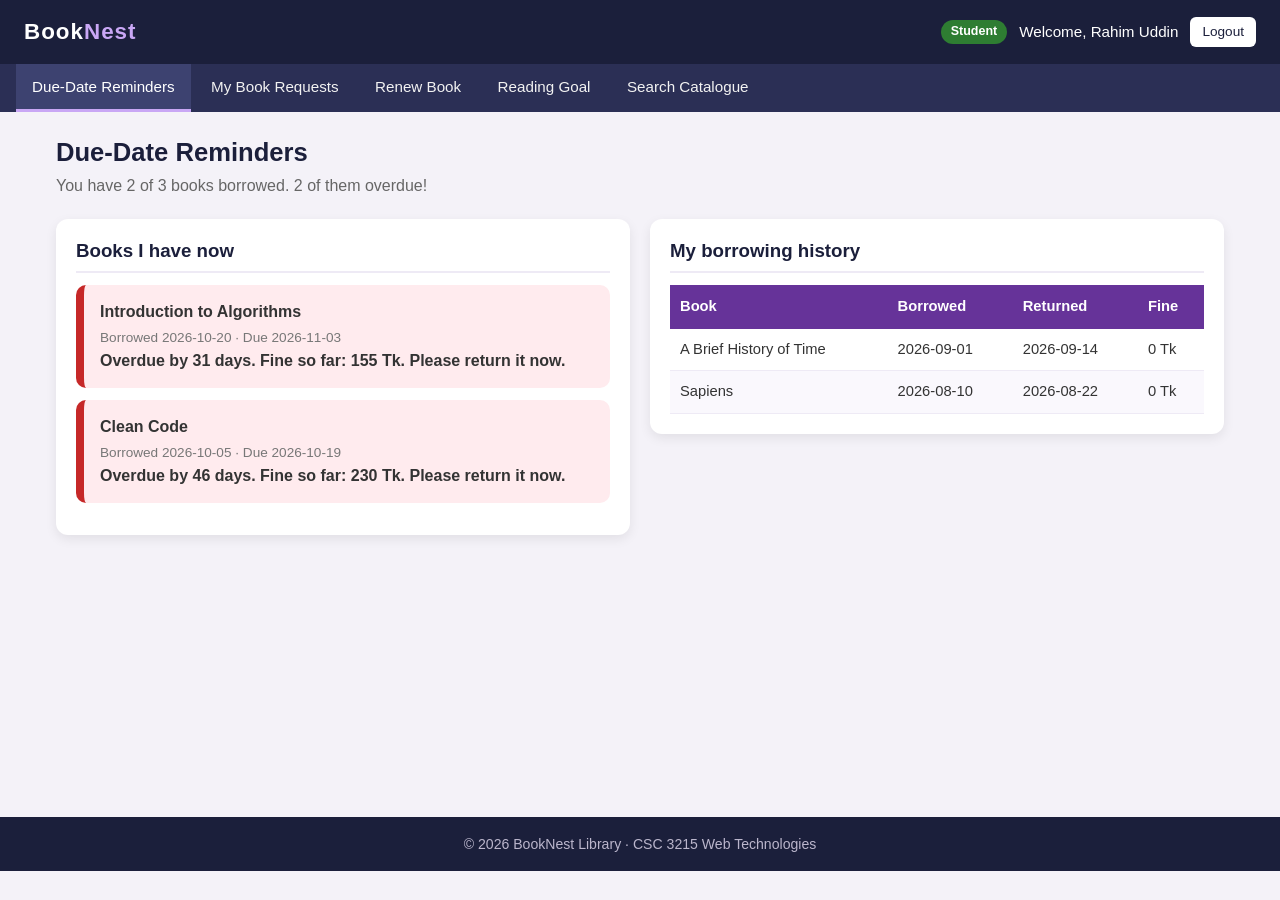
<file: student.html>
<!DOCTYPE html>
<html lang="en-US">
<head>
  <meta charset="UTF-8">
  <meta name="viewport" content="width=device-width, initial-scale=1.0">
  <meta name="description" content="Student dashboard of the BookNest Library">
  <title>Student Dashboard | BookNest Library</title>
  <link rel="stylesheet" href="css/style.css">
</head>
<body>

  <header class="header">
    <a href="index.html" class="logo">Book<span>Nest</span></a>
    <div class="user-info">
      <span class="badge student">Student</span>
      <span>Welcome, Rahim Uddin</span>
      <a href="index.html" class="btn btn-small btn-light">Logout</a>
    </div>
  </header>

  <nav class="topnav">
    <button type="button" id="nav-remindersSection" onclick="showSection('remindersSection')">Due-Date Reminders</button>
    <button type="button" id="nav-requestsSection" onclick="showSection('requestsSection')">My Book Requests</button>
    <button type="button" id="nav-renewSection" onclick="showSection('renewSection')">Renew Book</button>
    <button type="button" id="nav-goalSection" onclick="showSection('goalSection')">Reading Goal</button>
    <button type="button" id="nav-catalogSection" onclick="showSection('catalogSection')">Search Catalogue</button>
  </nav>

  <main class="container">

    <!-- =========================================================
         UNIQUE FEATURE 1: DUE-DATE REMINDERS
         ========================================================= -->
    <section id="remindersSection" class="page-section">
      <h2 class="page-title">Due-Date Reminders</h2>
      <p class="page-subtitle" id="reminderSummary"></p>

      <div class="row">
        <div class="col">
          <div class="card">
            <h3>Books I have now</h3>
            <div id="reminderList"></div>
          </div>
        </div>
        <div class="col">
          <div class="card">
            <h3>My borrowing history</h3>
            <div class="table-wrapper">
              <table class="data-table">
                <thead>
                  <tr><th>Book</th><th>Borrowed</th><th>Returned</th><th>Fine</th></tr>
                </thead>
                <tbody id="historyBody"></tbody>
              </table>
            </div>
          </div>
        </div>
      </div>
    </section>


    <!-- =========================================================
         MY BOOK REQUESTS: Create, Read, Update, Delete and Search
         ========================================================= -->
    <section id="requestsSection" class="page-section">
      <h2 class="page-title">My Book Requests</h2>
      <p class="page-subtitle">Ask the library to buy a new book or to reserve one for you.</p>

      <div id="requestMessage" class="message"></div>

      <div class="row">
        <div class="col">
          <div class="card">
            <h3 id="requestFormTitle">New Request</h3>
            <form id="requestForm" onsubmit="return saveRequest()">
              <fieldset>
                <legend>Request Details</legend>
                <table class="form-table">
                  <tr>
                    <td><label for="requestTitle">Book title:</label></td>
                    <td>
                      <input type="text" id="requestTitle" placeholder="Title of the book">
                      <span class="error" id="requestTitleError"></span>
                    </td>
                  </tr>
                  <tr>
                    <td><label for="requestAuthor">Author:</label></td>
                    <td>
                      <input type="text" id="requestAuthor" placeholder="Author name">
                      <span class="error" id="requestAuthorError"></span>
                    </td>
                  </tr>
                  <tr>
                    <td>Request type:</td>
                    <td>
                      <input type="radio" id="typePurchase" name="requestType" value="Purchase">
                      <label for="typePurchase" class="option-label">Purchase new</label>
                      <input type="radio" id="typeReserve" name="requestType" value="Reserve">
                      <label for="typeReserve" class="option-label">Reserve</label>
                      <span class="error" id="requestTypeError"></span>
                    </td>
                  </tr>
                  <tr>
                    <td><label for="requestPriority">Priority:</label></td>
                    <td>
                      <select id="requestPriority">
                        <option value="Low">Low</option>
                        <option value="Normal" selected>Normal</option>
                        <option value="Urgent">Urgent</option>
                      </select>
                    </td>
                  </tr>
                  <tr>
                    <td><label for="requestReason">Reason:</label></td>
                    <td>
                      <textarea id="requestReason" rows="4" cols="30" placeholder="Why do you need this book?" onkeyup="countReasonCharacters()"></textarea>
                      <span class="hint" id="reasonCounter">0 / 200</span>
                      <span class="error" id="requestReasonError"></span>
                    </td>
                  </tr>
                </table>
              </fieldset>
              <input type="submit" id="requestSaveButton" class="btn" value="Send Request">
              <button type="button" class="btn btn-secondary" onclick="resetRequestForm()">Cancel</button>
            </form>
          </div>
        </div>

        <div class="col-wide">
          <div class="card">
            <h3>My requests</h3>
            <div class="search-bar">
              <input type="text" id="requestSearch" placeholder="Search by title, author or id..." onkeyup="renderRequests()">
              <select id="requestStatusFilter" onchange="renderRequests()">
                <option value="All">Any status</option>
                <option value="Pending">Pending</option>
                <option value="Approved">Approved</option>
                <option value="Rejected">Rejected</option>
              </select>
            </div>
            <p class="result-count" id="requestCount"></p>
            <div class="table-wrapper">
              <table class="data-table">
                <thead>
                  <tr><th>ID</th><th>Book</th><th>Type</th><th>Priority</th><th>Date</th><th>Status</th><th>Actions</th></tr>
                </thead>
                <tbody id="requestTableBody"></tbody>
              </table>
            </div>
            <p class="hint">Only pending requests can be edited or cancelled.</p>
          </div>
        </div>
      </div>
    </section>


    <!-- =========================================================
         UNIQUE FEATURE 2: RENEW A BORROWED BOOK
         ========================================================= -->
    <section id="renewSection" class="page-section">
      <h2 class="page-title">Renew Book</h2>
      <p class="page-subtitle" id="renewRules"></p>

      <div id="renewMessage" class="message"></div>

      <div class="row">
        <div class="col">
          <div class="card">
            <h3>Renew a loan</h3>
            <form id="renewForm" onsubmit="return renewLoan()">
              <fieldset>
                <legend>Choose a book</legend>
                <table class="form-table">
                  <tr>
                    <td><label for="renewLoanSelect">Borrowed book:</label></td>
                    <td>
                      <select id="renewLoanSelect" onchange="previewRenewal()"></select>
                      <span class="error" id="renewLoanSelectError"></span>
                    </td>
                  </tr>
                </table>
              </fieldset>
              <input type="submit" class="btn btn-success" value="Renew">
            </form>
            <div class="result-box" id="renewPreview">Choose a book to see its new due date.</div>
          </div>
        </div>

        <div class="col">
          <div class="card">
            <h3>Can I renew?</h3>
            <div class="table-wrapper">
              <table class="data-table">
                <thead>
                  <tr><th>Book</th><th>Due</th><th>Renewals</th><th>Renewable?</th></tr>
                </thead>
                <tbody id="renewTableBody"></tbody>
              </table>
            </div>
          </div>
        </div>
      </div>
    </section>


    <!-- =========================================================
         UNIQUE FEATURE 3: READING GOAL TRACKER
         ========================================================= -->
    <section id="goalSection" class="page-section">
      <h2 class="page-title">Reading Goal</h2>
      <p class="page-subtitle">Set a target and watch your progress bar grow.</p>

      <div class="row">
        <div class="col">
          <div class="card">
            <h3>My goal</h3>
            <form onsubmit="return setGoal()">
              <table class="form-table">
                <tr>
                  <td><label for="goalNumber">Books to read:</label></td>
                  <td>
                    <input type="number" id="goalNumber" min="1" max="100" value="10">
                    <span class="error" id="goalNumberError"></span>
                  </td>
                </tr>
                <tr>
                  <td><label for="goalPeriod">Time period:</label></td>
                  <td>
                    <select id="goalPeriod">
                      <option value="this semester">This semester</option>
                      <option value="this year">This year</option>
                    </select>
                  </td>
                </tr>
              </table>
              <input type="submit" class="btn" value="Set Goal">
            </form>

            <h3 class="goal-progress-heading">Progress</h3>
            <p id="goalText"></p>
            <div class="progress-track">
              <div class="progress-fill" id="goalBar"></div>
            </div>
            <p id="goalAdvice" class="hint"></p>
          </div>
        </div>

        <div class="col">
          <div class="card">
            <h3>Books I have read</h3>
            <p class="hint">Books you returned to the library count automatically.
              Add books you read elsewhere below.</p>
            <ul id="readList" class="read-list"></ul>

            <div class="search-bar">
              <input type="text" id="extraBook" placeholder="e.g. The Alchemist">
              <button type="button" class="btn" onclick="addExtraBook()">Add</button>
              <button type="button" class="btn btn-secondary" onclick="removeLastExtraBook()">Remove last</button>
            </div>
            <span class="error" id="extraBookError"></span>
          </div>
        </div>
      </div>
    </section>


    <!-- =========================================================
         SEARCH CATALOGUE (read only)
         ========================================================= -->
    <section id="catalogSection" class="page-section">
      <h2 class="page-title">Search Catalogue</h2>
      <p class="page-subtitle">Find a book and see whether it is on the shelf.</p>

      <div class="card">
        <div class="search-bar">
          <input type="text" id="catalogSearch" placeholder="Search by title, author or ISBN..." onkeyup="renderCatalog()">
          <select id="catalogCategory" onchange="renderCatalog()">
            <option value="All">All categories</option>
            <option value="Computer Science">Computer Science</option>
            <option value="Mathematics">Mathematics</option>
            <option value="Science">Science</option>
            <option value="Business">Business</option>
            <option value="History">History</option>
            <option value="Literature">Literature</option>
          </select>
        </div>
        <p class="result-count" id="catalogCount"></p>
        <div class="table-wrapper">
          <table class="data-table">
            <thead>
              <tr><th>Title</th><th>Author</th><th>Category</th><th>Year</th><th>Shelf</th><th>Status</th></tr>
            </thead>
            <tbody id="catalogBody"></tbody>
          </table>
        </div>
      </div>
    </section>

  </main>

  <footer class="footer">
    &copy; 2026 BookNest Library &middot; CSC 3215 Web Technologies
  </footer>

  <script src="js/data.js"></script>
  <script src="js/common.js"></script>
  <script src="js/student.js"></script>
</body>
</html>
</file>
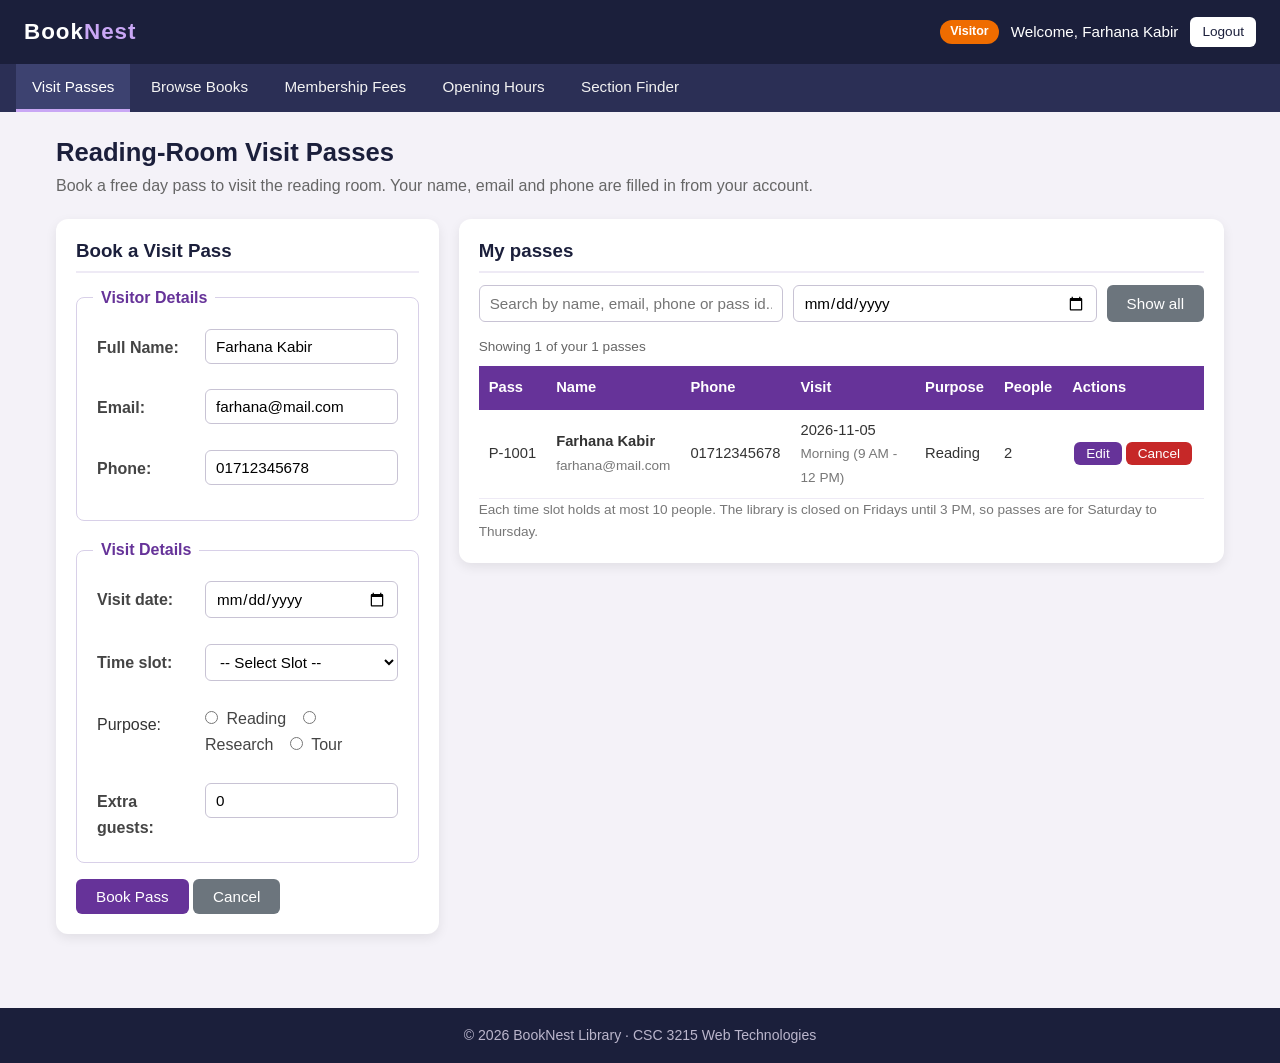
<file: visitor.html>
<!DOCTYPE html>
<html lang="en-US">
<head>
  <meta charset="UTF-8">
  <meta name="viewport" content="width=device-width, initial-scale=1.0">
  <meta name="description" content="Visitor area of the BookNest Library">
  <title>Visitor | BookNest Library</title>
  <link rel="stylesheet" href="css/style.css">
</head>
<body>

  <header class="header">
    <a href="index.html" class="logo">Book<span>Nest</span></a>
    <div class="user-info">
      <span class="badge visitor">Visitor</span>
      <span>Welcome, Farhana Kabir</span>
      <a href="index.html" class="btn btn-small btn-light">Logout</a>
    </div>
  </header>

  <nav class="topnav">
    <button type="button" id="nav-passesSection" onclick="showSection('passesSection')">Visit Passes</button>
    <button type="button" id="nav-catalogSection" onclick="showSection('catalogSection')">Browse Books</button>
    <button type="button" id="nav-feeSection" onclick="showSection('feeSection')">Membership Fees</button>
    <button type="button" id="nav-hoursSection" onclick="showSection('hoursSection')">Opening Hours</button>
    <button type="button" id="nav-finderSection" onclick="showSection('finderSection')">Section Finder</button>
  </nav>

  <main class="container">

    <!-- =========================================================
         VISIT PASSES: Create, Read, Update, Delete and Search
         ========================================================= -->
    <section id="passesSection" class="page-section">
      <h2 class="page-title">Reading-Room Visit Passes</h2>
      <p class="page-subtitle">Book a free day pass to visit the reading room. Your name, email and phone are filled in from your account.</p>

      <div id="passMessage" class="message"></div>

      <div class="row">
        <div class="col">
          <div class="card">
            <h3 id="passFormTitle">Book a Visit Pass</h3>
            <form id="passForm" onsubmit="return savePass()">
              <fieldset>
                <legend>Visitor Details</legend>
                <table class="form-table">
                  <tr>
                    <td><label for="passName">Full Name:</label></td>
                    <td>
                      <input type="text" id="passName" placeholder="Your full name">
                      <span class="error" id="passNameError"></span>
                    </td>
                  </tr>
                  <tr>
                    <td><label for="passEmail">Email:</label></td>
                    <td>
                      <input type="email" id="passEmail" placeholder="you@mail.com">
                      <span class="error" id="passEmailError"></span>
                    </td>
                  </tr>
                  <tr>
                    <td><label for="passPhone">Phone:</label></td>
                    <td>
                      <input type="tel" id="passPhone" placeholder="11 digits, e.g. 01712345678">
                      <span class="error" id="passPhoneError"></span>
                    </td>
                  </tr>
                </table>
              </fieldset>
              <fieldset>
                <legend>Visit Details</legend>
                <table class="form-table">
                  <tr>
                    <td><label for="passDate">Visit date:</label></td>
                    <td>
                      <input type="date" id="passDate">
                      <span class="error" id="passDateError"></span>
                    </td>
                  </tr>
                  <tr>
                    <td><label for="passSlot">Time slot:</label></td>
                    <td>
                      <select id="passSlot">
                        <option value="">-- Select Slot --</option>
                        <option value="Morning (9 AM - 12 PM)">Morning (9 AM - 12 PM)</option>
                        <option value="Afternoon (12 PM - 4 PM)">Afternoon (12 PM - 4 PM)</option>
                        <option value="Evening (4 PM - 8 PM)">Evening (4 PM - 8 PM)</option>
                      </select>
                      <span class="error" id="passSlotError"></span>
                    </td>
                  </tr>
                  <tr>
                    <td>Purpose:</td>
                    <td>
                      <input type="radio" id="purposeReading" name="passPurpose" value="Reading">
                      <label for="purposeReading" class="option-label">Reading</label>
                      <input type="radio" id="purposeResearch" name="passPurpose" value="Research">
                      <label for="purposeResearch" class="option-label">Research</label>
                      <input type="radio" id="purposeTour" name="passPurpose" value="Tour">
                      <label for="purposeTour" class="option-label">Tour</label>
                      <span class="error" id="passPurposeError"></span>
                    </td>
                  </tr>
                  <tr>
                    <td><label for="passGuests">Extra guests:</label></td>
                    <td>
                      <input type="number" id="passGuests" min="0" max="4" value="0">
                      <span class="error" id="passGuestsError"></span>
                    </td>
                  </tr>
                </table>
              </fieldset>
              <input type="submit" id="passSaveButton" class="btn" value="Book Pass">
              <button type="button" class="btn btn-secondary" onclick="resetPassForm()">Cancel</button>
            </form>
          </div>
        </div>

        <div class="col-wide">
          <div class="card">
            <h3>My passes</h3>
            <div class="search-bar">
              <input type="text" id="passSearch" placeholder="Search by name, email, phone or pass id..." onkeyup="renderPasses()">
              <input type="date" id="passDateFilter" onchange="renderPasses()">
              <button type="button" class="btn btn-secondary" onclick="clearPassFilters()">Show all</button>
            </div>
            <p class="result-count" id="passCount"></p>
            <div class="table-wrapper">
              <table class="data-table">
                <thead>
                  <tr><th>Pass</th><th>Name</th><th>Phone</th><th>Visit</th><th>Purpose</th><th>People</th><th>Actions</th></tr>
                </thead>
                <tbody id="passTableBody"></tbody>
              </table>
            </div>
            <p class="hint">Each time slot holds at most 10 people. The library is closed on Fridays until 3 PM, so passes are for Saturday to Thursday.</p>
          </div>
        </div>
      </div>
    </section>


    <!-- =========================================================
         BROWSE BOOKS (search the catalogue, read only)
         ========================================================= -->
    <section id="catalogSection" class="page-section">
      <h2 class="page-title">Browse Books</h2>
      <p class="page-subtitle">See what the library has. Become a member to borrow books.</p>

      <div class="card">
        <div class="search-bar">
          <input type="text" id="catalogSearch" placeholder="Search by title, author or ISBN..." onkeyup="renderCatalog()">
          <select id="catalogCategory" onchange="renderCatalog()">
            <option value="All">All categories</option>
            <option value="Computer Science">Computer Science</option>
            <option value="Mathematics">Mathematics</option>
            <option value="Science">Science</option>
            <option value="Business">Business</option>
            <option value="History">History</option>
            <option value="Literature">Literature</option>
          </select>
        </div>
        <p class="result-count" id="catalogCount"></p>
        <div class="table-wrapper">
          <table class="data-table">
            <thead>
              <tr><th>Title</th><th>Author</th><th>Category</th><th>Year</th><th>Shelf</th><th>Status</th></tr>
            </thead>
            <tbody id="catalogBody"></tbody>
          </table>
        </div>
      </div>
    </section>


    <!-- =========================================================
         UNIQUE FEATURE 1: MEMBERSHIP FEE CALCULATOR
         ========================================================= -->
    <section id="feeSection" class="page-section">
      <h2 class="page-title">Membership Fee Calculator</h2>
      <p class="page-subtitle">Pick a plan and see what it costs before you join.</p>

      <div class="row">
        <div class="col">
          <div class="card">
            <h3>Choose your plan</h3>
            <form onsubmit="return calculateFee()">
              <fieldset>
                <legend>Plan</legend>
                <input type="radio" id="planBasic" name="plan" value="Basic" checked onchange="calculateFee()">
                <label for="planBasic" class="option-label">Basic: 200 Tk / month, 2 books</label><br>
                <input type="radio" id="planStandard" name="plan" value="Standard" onchange="calculateFee()">
                <label for="planStandard" class="option-label">Standard: 350 Tk / month, 4 books</label><br>
                <input type="radio" id="planPremium" name="plan" value="Premium" onchange="calculateFee()">
                <label for="planPremium" class="option-label">Premium: 500 Tk / month, 6 books + reading room</label>
              </fieldset>
              <fieldset>
                <legend>Options</legend>
                <table class="form-table">
                  <tr>
                    <td><label for="feeMonths">Length:</label></td>
                    <td>
                      <select id="feeMonths" onchange="calculateFee()">
                        <option value="1">1 month</option>
                        <option value="3">3 months</option>
                        <option value="6">6 months (10% off)</option>
                        <option value="12">12 months (15% off)</option>
                      </select>
                    </td>
                  </tr>
                  <tr>
                    <td>Discount:</td>
                    <td>
                      <input type="checkbox" id="feeConcession" onchange="calculateFee()">
                      <label for="feeConcession" class="option-label">I am a student or senior citizen (extra 10% off)</label>
                    </td>
                  </tr>
                </table>
              </fieldset>
              <input type="submit" class="btn" value="Calculate">
            </form>
          </div>
        </div>
        <div class="col">
          <div class="card">
            <h3>Your estimate</h3>
            <div class="result-box" id="feeResult"></div>
          </div>
        </div>
      </div>
    </section>


    <!-- =========================================================
         UNIQUE FEATURE 2: OPENING HOURS CHECKER
         ========================================================= -->
    <section id="hoursSection" class="page-section">
      <h2 class="page-title">Opening Hours</h2>
      <p class="page-subtitle">Check whether the library is open at the time you plan to come.</p>

      <div class="row">
        <div class="col">
          <div class="card">
            <h3>Is it open?</h3>
            <form onsubmit="return checkOpen()">
              <table class="form-table">
                <tr>
                  <td><label for="checkDay">Day:</label></td>
                  <td>
                    <select id="checkDay">
                      <option value="0">Sunday</option>
                      <option value="1">Monday</option>
                      <option value="2">Tuesday</option>
                      <option value="3">Wednesday</option>
                      <option value="4">Thursday</option>
                      <option value="5">Friday</option>
                      <option value="6">Saturday</option>
                    </select>
                  </td>
                </tr>
                <tr>
                  <td><label for="checkTime">Time:</label></td>
                  <td>
                    <input type="time" id="checkTime">
                    <span class="error" id="checkTimeError"></span>
                  </td>
                </tr>
              </table>
              <input type="submit" class="btn" value="Check">
              <button type="button" class="btn btn-secondary" onclick="checkRightNow()">Right now</button>
            </form>
            <div class="result-box" id="openResult">Pick a day and a time, then press Check.</div>
          </div>
        </div>
        <div class="col">
          <div class="card">
            <h3>Weekly timetable</h3>
            <table class="data-table">
              <thead>
                <tr><th>Day</th><th>Opens</th><th>Closes</th></tr>
              </thead>
              <tbody id="hoursTableBody"></tbody>
            </table>
            <p class="hint">Today's row is highlighted.</p>
          </div>
        </div>
      </div>
    </section>


    <!-- =========================================================
         UNIQUE FEATURE 3: SECTION FINDER
         ========================================================= -->
    <section id="finderSection" class="page-section">
      <h2 class="page-title">Section Finder</h2>
      <p class="page-subtitle">Not sure where to go? Pick a subject and we will show you the floor and shelves.</p>

      <div class="row">
        <div class="col">
          <div class="card">
            <h3>What are you looking for?</h3>
            <label for="finderSubject">Subject or service:</label>
            <select id="finderSubject" onchange="findSection()">
              <option value="">-- Select --</option>
              <option value="Computer Science">Computer Science</option>
              <option value="Mathematics">Mathematics</option>
              <option value="Science">Science</option>
              <option value="Business">Business</option>
              <option value="History">History</option>
              <option value="Literature">Literature</option>
              <option value="Newspapers">Newspapers and magazines</option>
              <option value="Reading Room">Reading room</option>
            </select>
            <div class="result-box" id="finderResult">Choose a subject to see where it is.</div>
          </div>
        </div>
        <div class="col">
          <div class="card">
            <h3>Building map</h3>
            <div class="floor-map">
              <div class="floor" id="floor3"><strong>3rd floor</strong> &middot; History, Literature</div>
              <div class="floor" id="floor2"><strong>2nd floor</strong> &middot; Science, Business</div>
              <div class="floor" id="floor1"><strong>1st floor</strong> &middot; Computer Science, Mathematics</div>
              <div class="floor" id="floor0"><strong>Ground floor</strong> &middot; Front desk, Reading room, Newspapers</div>
            </div>
          </div>
        </div>
      </div>
    </section>

  </main>

  <footer class="footer">
    &copy; 2026 BookNest Library &middot; CSC 3215 Web Technologies
  </footer>

  <script src="js/data.js"></script>
  <script src="js/common.js"></script>
  <script src="js/visitor.js"></script>
</body>
</html>
</file>
<file: css/style.css>
/* =====================================================================
   BookNest Library Management System  -  style.css
   ---------------------------------------------------------------------
   ONE external style sheet, linked from the <head> of every page
   (Lecture 02: "Inserting CSS - External CSS is recommended").
   This file contains only CSS, no HTML tags.

   Sections in this file:
     1. Reset and page defaults       6. Tables
     2. Header and navigation bar     7. Badges and messages
     3. Layout (container, cards)     8. Dashboard widgets
     4. Forms                         9. Home, login and register pages
     5. Buttons                      10. Footer
   ===================================================================== */


/* ---------------------------------------------------------------------
   1. RESET AND PAGE DEFAULTS
   Universal selector reset (Lecture 02: "* { margin: 0; }")
   box-sizing: border-box makes width include padding and border
   --------------------------------------------------------------------- */
* {
  margin: 0;
  padding: 0;
  box-sizing: border-box;
}

body {
  font-family: "Segoe UI", Arial, sans-serif;  /* ends with a generic family */
  font-size: 16px;
  line-height: 1.6;
  color: #333333;
  background-color: #F4F2F8;
}

h1, h2, h3 {
  line-height: 1.3;
  color: #1B1F3B;
}

a {
  color: #663399;
}

a:hover {
  color: #8E6CC8;
}


/* ---------------------------------------------------------------------
   2. HEADER AND NAVIGATION BAR
   Classic website layout: header, navigation, content, footer
   --------------------------------------------------------------------- */
.header {
  background-color: #1B1F3B;
  color: white;
  padding: 14px 24px;
  display: flex;                  /* Flexbox: logo left, user info right */
  justify-content: space-between;
  align-items: center;
  flex-wrap: wrap;
  gap: 10px;
}

.logo {
  font-size: 1.4rem;
  font-weight: bold;
  color: white;
  text-decoration: none;
  letter-spacing: 1px;
}

.logo span {
  color: #C9A7F5;                 /* "Nest" in light purple */
}

.logo:hover {
  color: white;
}

.user-info {
  display: flex;
  align-items: center;
  gap: 12px;
  font-size: 0.95rem;
}

/* The navigation bar sticks to the top while scrolling
   (Lecture 02: position: sticky, Exercise 2: Navigation bar) */
.topnav {
  position: sticky;
  top: 0;
  z-index: 10;                    /* stays above the page content */
  background-color: #2B2F55;
  padding: 0 16px;
  overflow-x: auto;               /* scroll sideways on small screens */
  white-space: nowrap;
}

.topnav a,
.topnav button {
  display: inline-block;          /* side by side, but padding works */
  color: #F2F2F2;
  background-color: transparent;
  border: none;
  font-family: inherit;
  font-size: 0.95rem;
  padding: 14px 16px;
  text-decoration: none;
  cursor: pointer;
  border-bottom: 3px solid transparent;
  transition: background-color 0.3s;
}

.topnav a:hover,
.topnav button:hover {
  background-color: #3D4270;
  color: white;
}

/* The current section gets the "active" class from JavaScript */
.topnav a.active,
.topnav button.active {
  border-bottom: 3px solid #C9A7F5;
  background-color: #3D4270;
  color: white;
}


/* ---------------------------------------------------------------------
   3. LAYOUT: CONTAINER, SECTIONS AND CARDS
   max-width + margin: 0 auto keeps the page centred on any screen
   --------------------------------------------------------------------- */
.container {
  max-width: 1200px;
  margin: 0 auto;
  padding: 24px 16px;
  min-height: 75vh;               /* keeps the footer near the bottom on short pages */
}

/* Every page section is hidden until showSection() displays it */
.page-section {
  display: none;
}

.page-title {
  margin-bottom: 4px;
  font-size: 1.6rem;
}

.page-subtitle {
  color: #666666;
  margin-bottom: 20px;
}

/* A white box with rounded corners and a soft shadow (Exercise 1: Profile card) */
.card {
  background-color: white;
  border-radius: 12px;
  box-shadow: 0 4px 12px rgba(0, 0, 0, 0.08);
  padding: 20px;
  margin-bottom: 20px;
}

.card h3 {
  margin-bottom: 12px;
  padding-bottom: 8px;
  border-bottom: 2px solid #EEEAF5;
}

/* Two columns side by side; they wrap onto new lines on small screens */
.row {
  display: flex;
  flex-wrap: wrap;
  gap: 20px;
}

.col {
  flex: 1;
  min-width: 300px;
}

.col-wide {
  flex: 2;
  min-width: 300px;
}

.hint {
  font-size: 0.85rem;
  color: #777777;
}


/* ---------------------------------------------------------------------
   4. FORMS
   <fieldset>, <legend> and a <table> to line up labels and fields
   (Lecture 01: worked example - the patient registration form)
   --------------------------------------------------------------------- */
fieldset {
  border: 1px solid #D8D0E8;
  border-radius: 8px;
  padding: 12px 16px 16px 16px;
  margin-bottom: 16px;
}

legend {
  font-weight: bold;
  color: #663399;
  padding: 0 8px;
}

.form-table {
  width: 100%;
  border-collapse: collapse;
}

.form-table td {
  padding: 6px 4px;
  vertical-align: top;
}

.form-table td:first-child {
  width: 35%;
  padding-top: 12px;
}

label {
  font-weight: 600;
  color: #444444;
}

/* The labels next to radio buttons and checkboxes are normal weight */
.option-label {
  font-weight: normal;
  margin-right: 12px;
}

input[type="text"],
input[type="email"],
input[type="password"],
input[type="number"],
input[type="date"],
input[type="time"],
input[type="tel"],
select,
textarea {
  width: 100%;
  padding: 8px 10px;
  border: 1px solid #C8C3D4;
  border-radius: 6px;
  font-family: inherit;
  font-size: 0.95rem;
  background-color: white;
}

/* :focus keeps the selected field clearly visible for keyboard users */
input:focus,
select:focus,
textarea:focus {
  outline: 2px solid #8E6CC8;
  border-color: #8E6CC8;
}

textarea {
  resize: none;
}

input[type="radio"],
input[type="checkbox"] {
  margin-right: 4px;
  accent-color: #663399;
}

/* Red error text shown next to a field by JavaScript validation */
.error {
  display: block;
  color: #C62828;
  font-size: 0.85rem;
  min-height: 1em;
}

.form-buttons {
  margin-top: 8px;
}


/* ---------------------------------------------------------------------
   5. BUTTONS
   :hover with a transition (Lecture 02: Hover effects and transitions)
   --------------------------------------------------------------------- */
.btn {
  display: inline-block;
  background-color: #663399;
  color: white;
  border: none;
  padding: 9px 20px;
  border-radius: 6px;
  font-family: inherit;
  font-size: 0.95rem;
  cursor: pointer;
  text-decoration: none;
  transition: background-color 0.3s;
}

.btn:hover {
  background-color: #8E6CC8;
  color: white;
}

.btn:focus {
  outline: 3px solid orange;
}

.btn:disabled {
  background-color: #BBBBBB;
  cursor: not-allowed;
}

.btn-secondary {
  background-color: #6C757D;
}

.btn-secondary:hover {
  background-color: #868E96;
}

.btn-success {
  background-color: #2E7D32;
}

.btn-success:hover {
  background-color: #43A047;
}

.btn-danger {
  background-color: #C62828;
}

.btn-danger:hover {
  background-color: #E53935;
}

.btn-light {
  background-color: white;
  color: #1B1F3B;
}

.btn-light:hover {
  background-color: #EEEAF5;
  color: #1B1F3B;
}

.btn-small {
  padding: 4px 12px;
  font-size: 0.85rem;
}


/* ---------------------------------------------------------------------
   6. TABLES
   <table>, <thead>, <tbody>, <th>, <td> for tabular data
   --------------------------------------------------------------------- */
.table-wrapper {
  overflow-x: auto;              /* wide tables scroll inside the card */
}

.data-table {
  width: 100%;
  border-collapse: collapse;
  font-size: 0.92rem;
}

.data-table th {
  background-color: #663399;
  color: white;
  text-align: left;
  padding: 10px;
  white-space: nowrap;
}

.data-table td {
  padding: 9px 10px;
  border-bottom: 1px solid #EEEAF5;
}

/* Ids and action buttons never break onto two lines */
.data-table td:first-child,
.data-table td:last-child {
  white-space: nowrap;
}

/* Striped rows with a pseudo-class */
.data-table tbody tr:nth-child(even) {
  background-color: #FAF8FD;
}

.data-table tbody tr:hover {
  background-color: #F0EAFA;
}

.data-table td .btn {
  margin: 2px;
}

.empty-row {
  text-align: center;
  color: #888888;
  padding: 20px;
}

/* The search box and filters above a table */
.search-bar {
  display: flex;
  flex-wrap: wrap;
  gap: 10px;
  margin-bottom: 14px;
}

.search-bar input {
  flex: 2;
  min-width: 200px;
}

.search-bar select {
  flex: 1;
  min-width: 150px;
}

.result-count {
  font-size: 0.85rem;
  color: #666666;
  margin-bottom: 8px;
}


/* ---------------------------------------------------------------------
   7. BADGES AND MESSAGES
   --------------------------------------------------------------------- */
.badge {
  display: inline-block;
  padding: 2px 10px;
  border-radius: 12px;
  font-size: 0.78rem;
  font-weight: bold;
  color: white;
  background-color: #6C757D;
  white-space: nowrap;
}

.badge.admin     { background-color: #C62828; }
.badge.librarian { background-color: #1565C0; }
.badge.student   { background-color: #2E7D32; }
.badge.visitor   { background-color: #EF6C00; }

.badge.green  { background-color: #2E7D32; }
.badge.orange { background-color: #EF6C00; }
.badge.red    { background-color: #C62828; }
.badge.blue   { background-color: #1565C0; }
.badge.grey   { background-color: #6C757D; }

/* A message box; hidden until JavaScript shows it */
.message {
  display: none;
  padding: 10px 14px;
  border-radius: 6px;
  margin-bottom: 14px;
  border-left: 5px solid;
}

.message.success {
  background-color: #E8F5E9;
  border-color: #2E7D32;
  color: #1B5E20;
}

.message.error {
  background-color: #FFEBEE;
  border-color: #C62828;
  color: #B71C1C;
}

.message.info {
  background-color: #E3F2FD;
  border-color: #1565C0;
  color: #0D47A1;
}


/* ---------------------------------------------------------------------
   8. DASHBOARD WIDGETS
   --------------------------------------------------------------------- */

/* Statistic tiles laid out with CSS Grid (Lecture 02: Looking ahead) */
.stats-grid {
  display: grid;
  grid-template-columns: repeat(auto-fit, minmax(200px, 1fr));
  gap: 16px;
  margin-bottom: 20px;
}

.stat-card {
  background-color: white;
  border-radius: 12px;
  padding: 18px;
  box-shadow: 0 4px 12px rgba(0, 0, 0, 0.08);
  border-left: 6px solid #663399;
  transition: transform 0.3s;
}

.stat-card:hover {
  transform: scale(1.03);
}

.stat-card .stat-number {
  font-size: 2rem;
  font-weight: bold;
  color: #1B1F3B;
}

.stat-card .stat-label {
  color: #666666;
  font-size: 0.9rem;
}

/* Horizontal bar chart: JavaScript sets each bar's width with style.width */
.bar-row {
  display: flex;
  align-items: center;
  margin-bottom: 10px;
}

.bar-label {
  width: 140px;
  font-size: 0.9rem;
}

.bar-track {
  flex: 1;
  background-color: #EEEAF5;
  border-radius: 6px;
  height: 22px;
  overflow: hidden;
}

.bar-fill {
  height: 100%;
  width: 0;
  background-color: #663399;
  border-radius: 6px;
  transition: width 0.6s;
}

.bar-value {
  width: 50px;
  text-align: right;
  font-weight: bold;
  font-size: 0.9rem;
}

/* Progress bar for the student's reading goal */
.progress-track {
  background-color: #EEEAF5;
  border-radius: 12px;
  height: 28px;
  overflow: hidden;
  margin: 12px 0;
}

.progress-fill {
  height: 100%;
  width: 0;
  background-color: #2E7D32;
  color: white;
  font-weight: bold;
  font-size: 0.85rem;
  text-align: center;
  line-height: 28px;
  transition: width 0.6s;
}

/* Notice board: a fixed height with a scroll bar
   (Lecture 02: Exercise 4 - overflow-y: auto, coloured border-left) */
.notice-board {
  height: 380px;
  overflow-y: auto;
  border: 1px solid #EEEAF5;
  border-radius: 8px;
  padding: 10px;
  background-color: #FCFBFE;
}

.log-item {
  background-color: white;
  border-left: 5px solid #663399;
  border-radius: 4px;
  padding: 8px 12px;
  margin-bottom: 8px;
  box-shadow: 0 1px 3px rgba(0, 0, 0, 0.06);
}

.log-item .log-time {
  font-size: 0.8rem;
  color: #888888;
}

/* A result box used by the calculators and checkers */
.result-box {
  background-color: #F7F3FC;
  border: 2px dashed #C9A7F5;
  border-radius: 10px;
  padding: 16px;
  margin-top: 12px;
}

.result-box .big {
  font-size: 1.8rem;
  font-weight: bold;
  color: #663399;
}

/* Reminder cards for a student's borrowed books */
.reminder {
  border-radius: 10px;
  padding: 14px 16px;
  margin-bottom: 12px;
  border-left: 8px solid #2E7D32;
  background-color: #F1F8F1;
}

.reminder h4 {
  margin-bottom: 2px;
}


/* ---------------------------------------------------------------------
   9. HOME, LOGIN AND REGISTER PAGES
   --------------------------------------------------------------------- */

/* Hero area with a background colour and centred text */
.hero {
  background-color: #1B1F3B;
  color: white;
  text-align: center;
  padding: 70px 20px;
}

.hero h1 {
  color: white;
  font-size: 2.6rem;
  margin-bottom: 10px;
}

.hero p {
  font-size: 1.15rem;
  color: #D9D4E8;
  max-width: 650px;
  margin: 0 auto 24px auto;
}

.hero .btn {
  margin: 4px;
  padding: 12px 28px;
}

.section-heading {
  text-align: center;
  margin: 10px 0 24px 0;
}

/* Four role cards on the home page */
.role-grid {
  display: grid;
  grid-template-columns: repeat(auto-fit, minmax(240px, 1fr));
  gap: 20px;
}

.role-card {
  background-color: white;
  border-radius: 12px;
  padding: 22px;
  box-shadow: 0 4px 12px rgba(0, 0, 0, 0.08);
  border-top: 6px solid #663399;
  transition: transform 0.3s, box-shadow 0.3s;
}

.role-card:hover {
  transform: scale(1.03);
  box-shadow: 0 8px 20px rgba(0, 0, 0, 0.12);
}

.role-card.admin     { border-top-color: #C62828; }
.role-card.librarian { border-top-color: #1565C0; }
.role-card.student   { border-top-color: #2E7D32; }
.role-card.visitor   { border-top-color: #EF6C00; }

.role-card h3 {
  margin-bottom: 8px;
}

.role-card ul {
  margin: 10px 0 0 20px;
  font-size: 0.92rem;
}

/* The login and register boxes: centred, never wider than the screen */
.auth-box {
  max-width: 480px;
  margin: 40px auto;
}

.auth-box.wide {
  max-width: 720px;
}

.demo-accounts {
  font-size: 0.88rem;
}

.demo-accounts td {
  padding: 2px 8px 2px 0;
}


/* ---------------------------------------------------------------------
   10. FOOTER
   --------------------------------------------------------------------- */
.footer {
  background-color: #1B1F3B;
  color: #BBB6CC;
  text-align: center;
  padding: 16px;
  margin-top: 30px;
  font-size: 0.88rem;
}

/* The card below the role cards on the home page */
.info-card {
  margin-top: 30px;
}

/* Reading goal (student page) */
.goal-progress-heading {
  margin-top: 24px;
}

.read-list {
  margin: 0 0 14px 22px;
}

.read-list li {
  padding: 3px 0;
}

/* Building map (visitor page): JavaScript highlights one floor */
.floor {
  border: 2px solid #D8D0E8;
  border-radius: 8px;
  padding: 16px;
  margin-bottom: 8px;
  background-color: #FAF8FD;
  transition: background-color 0.4s, transform 0.4s;
}


/* =====================================================================
   REGISTRATION PAGE: choose a type of user, then see its fields
   ===================================================================== */

/* Hidden until the user picks a type; register.js sets style.display */
.form-body,
.type-fields {
  display: none;
}

/* Three big clickable cards for Student / Librarian / Visitor */
.type-grid {
  display: grid;
  grid-template-columns: repeat(auto-fit, minmax(180px, 1fr));
  gap: 12px;
}

.type-option {
  display: block;
  border: 2px solid #D8D0E8;
  border-radius: 10px;
  padding: 14px;
  cursor: pointer;
  font-weight: normal;
  background-color: white;
  transition: border-color 0.3s, background-color 0.3s;
}

.type-option:hover {
  border-color: #8E6CC8;
}

.type-option strong {
  font-size: 1.05rem;
  color: #1B1F3B;
}

.type-option .hint {
  display: block;
  margin-top: 4px;
}

/* Added by JavaScript to the chosen card */
.type-option.selected {
  border-color: #663399;
  background-color: #F3ECFC;
}

.btn-block {
  width: 100%;
  padding: 11px;
  font-size: 1rem;
}

.auth-switch {
  text-align: center;
  margin-top: 16px;
}


/* =====================================================================
   HOME PAGE
   ===================================================================== */

/* The search box inside the hero */
.hero-search {
  max-width: 640px;
  margin: 26px auto 0 auto;
  display: flex;
  flex-wrap: wrap;
  gap: 8px;
}

.hero-search input {
  flex: 3;
  min-width: 220px;
  padding: 13px 16px;
  font-size: 1rem;
  border: none;
}

.hero-search select {
  flex: 1;
  min-width: 150px;
  border: none;
}

.hero-note {
  font-size: 0.9rem;
  color: #BBB6CC;
  margin-top: 10px;
}

/* Every home section gets space above and below */
.home-section {
  padding: 40px 0 10px 0;
}

.section-heading p {
  color: #666666;
  font-weight: normal;
  font-size: 1rem;
  margin-top: 6px;
}

/* Small feature strip under the hero */
.feature-strip {
  display: grid;
  grid-template-columns: repeat(auto-fit, minmax(220px, 1fr));
  gap: 16px;
}

.feature {
  text-align: center;
  padding: 18px;
}

.feature .feature-icon {
  display: inline-block;
  width: 52px;
  height: 52px;
  line-height: 52px;
  border-radius: 50%;
  background-color: #EEE6FA;
  color: #663399;
  font-size: 1.4rem;
  font-weight: bold;
  margin-bottom: 8px;
}

/* Role cards: the button sits at the bottom of every card */
.role-card .btn {
  margin-top: 14px;
}

/* How it works: numbered steps */
.steps {
  display: grid;
  grid-template-columns: repeat(auto-fit, minmax(220px, 1fr));
  gap: 16px;
}

.step {
  background-color: white;
  border-radius: 12px;
  padding: 20px;
  box-shadow: 0 4px 12px rgba(0, 0, 0, 0.08);
  position: relative;          /* the number is placed inside this box */
  padding-top: 34px;
}

.step-number {
  position: absolute;          /* placed relative to .step */
  top: -16px;
  left: 20px;
  width: 36px;
  height: 36px;
  line-height: 36px;
  text-align: center;
  border-radius: 50%;
  background-color: #663399;
  color: white;
  font-weight: bold;
}

/* Call-to-action band near the bottom of the home page */
.cta-band {
  background-color: #663399;
  color: white;
  border-radius: 12px;
  padding: 30px 20px;
  text-align: center;
  margin-top: 30px;
}

.cta-band h2 {
  color: white;
  margin-bottom: 8px;
}

.cta-band .btn {
  margin: 6px;
}

/* Footer with a few columns of links */
.footer-links {
  display: flex;
  flex-wrap: wrap;
  justify-content: center;
  gap: 18px;
  margin-bottom: 8px;
}

.footer-links a {
  color: #D9D4E8;
  text-decoration: none;
}

.footer-links a:hover {
  color: white;
  text-decoration: underline;
}

.hero-link {
  color: #C9A7F5;
}

.hero-link:hover {
  color: white;
}

/* Contact Us details on the home page */
.contact-table {
  margin: 10px 0;
  border-collapse: collapse;
}

.contact-table td {
  padding: 5px 10px 5px 0;
  vertical-align: top;
}

.contact-table td:first-child {
  font-weight: bold;
  white-space: nowrap;
}
</file>
